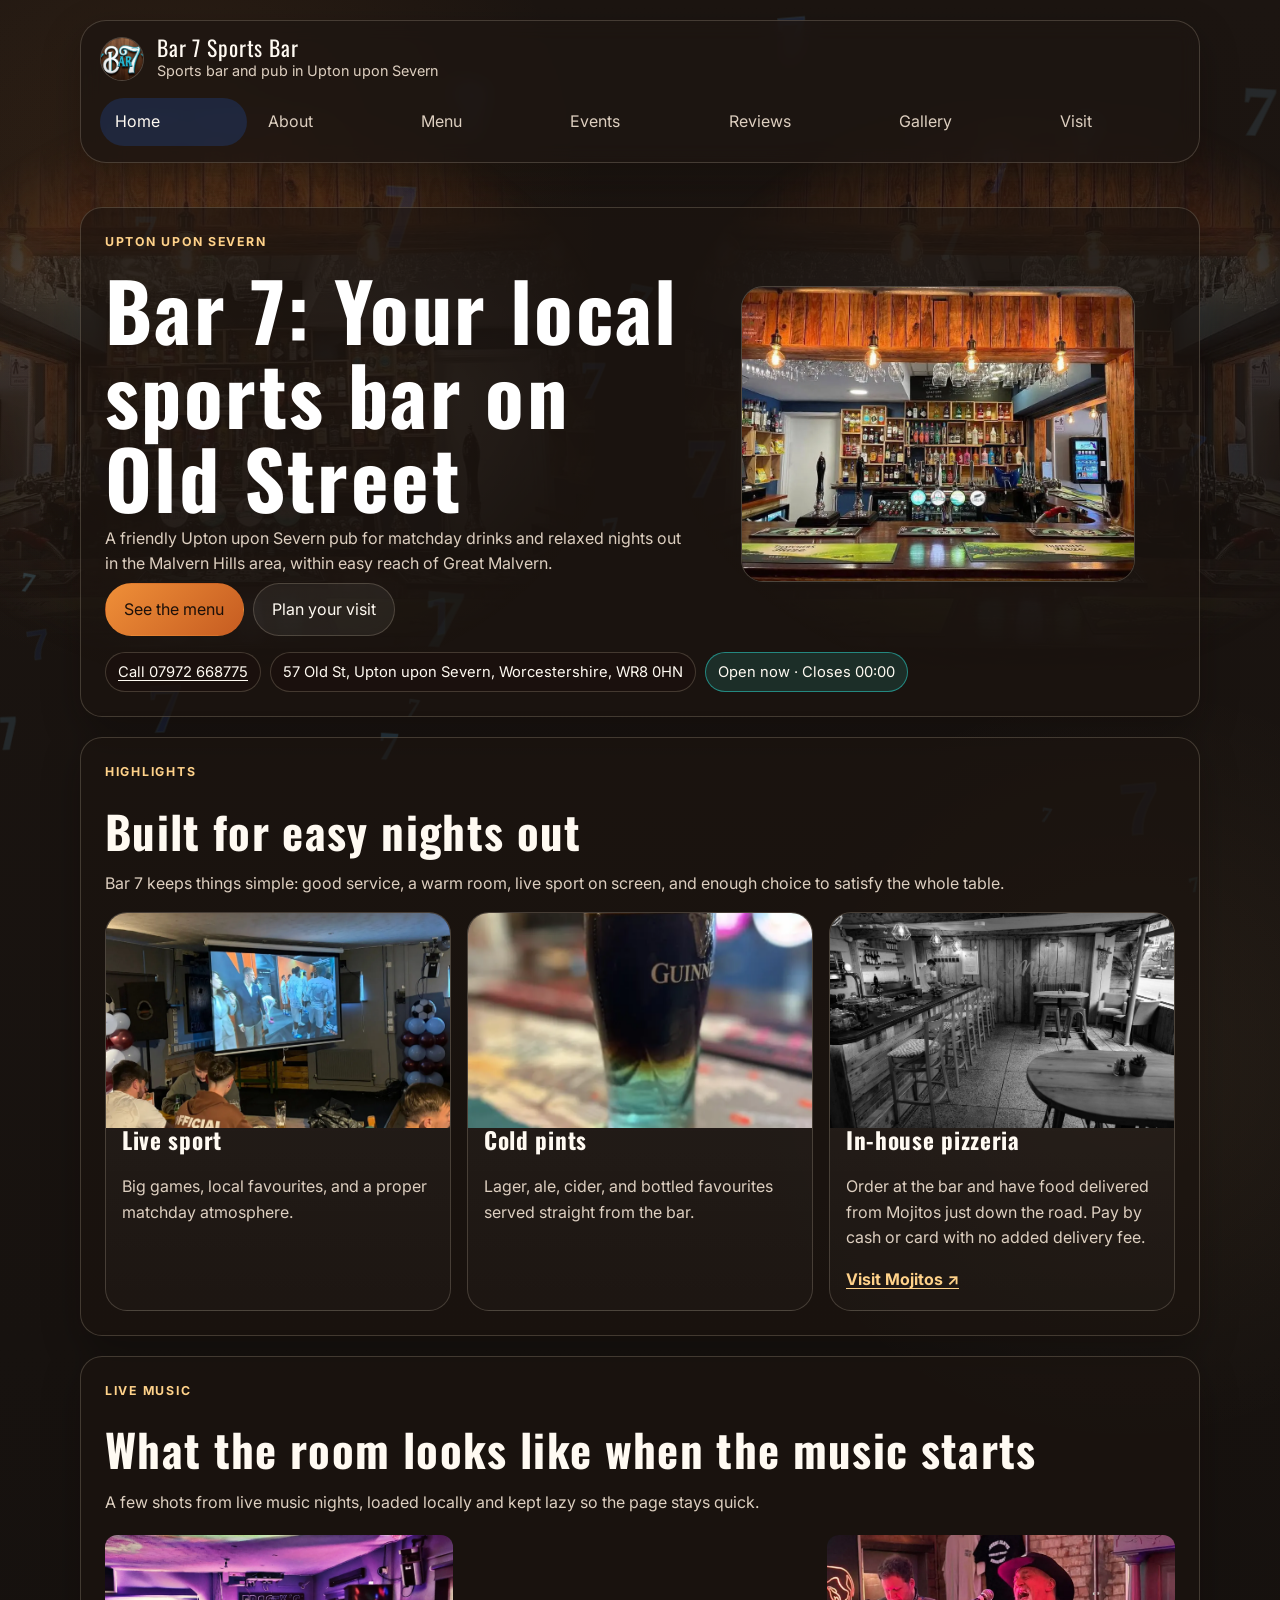
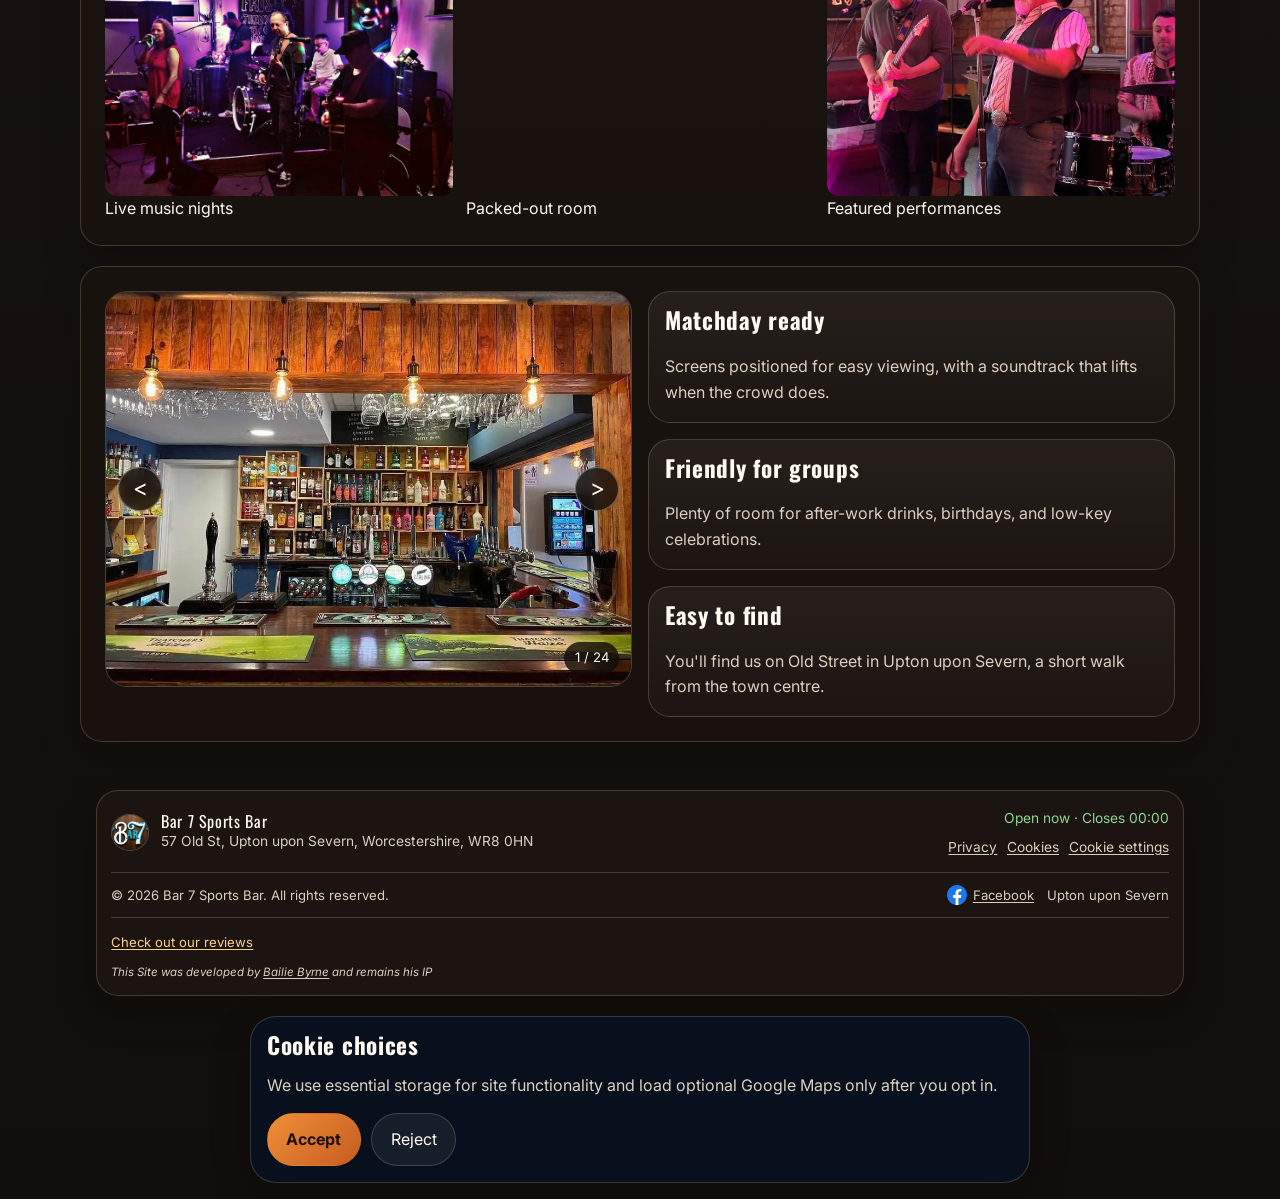
<file: index.html>
<!doctype html>
<html lang="en-GB">
<head>
  <meta charset="utf-8">
  <meta name="viewport" content="width=device-width, initial-scale=1">
  <title>Bar 7 – Live Sport &amp; Drinks in Upton upon Severn</title>
  <meta name="description" content="Visit Bar 7 on Old Street, Upton upon Severn, for drinks, live sport, music, pool and darts near Great Malvern in Worcestershire.">
  <meta name="robots" content="index,follow,max-image-preview:large">
  <meta property="og:type" content="website">
  <meta property="og:site_name" content="Bar 7 Sports Bar">
  <meta property="og:locale" content="en_GB">
  <meta property="og:title" content="Bar 7 – Live Sport &amp; Drinks in Upton upon Severn">
  <meta property="og:description" content="Visit Bar 7 on Old Street, Upton upon Severn, for drinks, live sport, music, pool and darts near Great Malvern in Worcestershire.">
  <meta property="og:url" content="https://bar7.uk/">
  <meta property="og:image" content="https://bar7.uk/data/image/Bar.webp">
  <meta property="og:image:alt" content="Inside Bar 7 in Upton upon Severn">
  <meta name="twitter:card" content="summary_large_image">
  <meta name="theme-color" content="#121417">
  <link rel="canonical" href="https://bar7.uk/">
  <link rel="icon" href="data/image/Logo.webp">
  <link rel="apple-touch-icon" href="data/image/Logo.webp">
  <link rel="preconnect" href="https://fonts.googleapis.com">
  <link rel="preconnect" href="https://fonts.gstatic.com" crossorigin>
  <link href="https://fonts.googleapis.com/css2?family=Inter:wght@400;500;600;700;800&family=Oswald:wght@500;600;700&display=swap" rel="stylesheet">
  <link rel="stylesheet" href="css/index.css?v=20260726-seo2">
  <script type="application/ld+json" id="structured-data">
  {
    "@context": "https://schema.org",
    "@type": "BarOrPub",
    "@id": "https://bar7.uk/#bar7",
    "name": "Bar 7 Sports Bar",
    "description": "Bar 7 is a friendly sports bar and pub at 57 Old Street, Upton upon Severn, serving drinks with live sport, music, pool and darts in the Malvern Hills area.",
    "url": "https://bar7.uk/",
    "image": "https://bar7.uk/data/image/Bar.webp",
    "logo": "https://bar7.uk/data/image/Logo.webp",
    "telephone": "+447972668775",
    "priceRange": "£",
    "currenciesAccepted": "GBP",
    "paymentAccepted": "Cash, Credit Card, Debit Card",
    "address": {
      "@type": "PostalAddress",
      "streetAddress": "57 Old Street",
      "addressLocality": "Upton upon Severn",
      "addressRegion": "Worcestershire",
      "postalCode": "WR8 0HN",
      "addressCountry": "GB"
    },
    "geo": {
      "@type": "GeoCoordinates",
      "latitude": 52.0617526,
      "longitude": -2.2182237
    },
    "hasMap": "https://www.google.com/maps/place/Bar+7/@52.0617559,-2.220804,684m/data=!3m2!1e3!4b1!4m6!3m5!1s0x4870fc423430583d:0xe764c6328c9534ba!8m2!3d52.0617526!4d-2.2182237!16s%2Fg%2F1vlqpn9g",
    "sameAs": [
      "https://www.facebook.com/p/Bar7-Sports-Bar-100090738184654/"
    ],
    "openingHoursSpecification": [
      { "@type": "OpeningHoursSpecification", "dayOfWeek": "https://schema.org/Wednesday", "opens": "18:00", "closes": "23:00" },
      { "@type": "OpeningHoursSpecification", "dayOfWeek": "https://schema.org/Thursday", "opens": "18:00", "closes": "23:00" },
      { "@type": "OpeningHoursSpecification", "dayOfWeek": "https://schema.org/Friday", "opens": "17:00", "closes": "00:00" },
      { "@type": "OpeningHoursSpecification", "dayOfWeek": "https://schema.org/Saturday", "opens": "12:00", "closes": "00:00" },
      { "@type": "OpeningHoursSpecification", "dayOfWeek": "https://schema.org/Sunday", "opens": "14:00", "closes": "20:00" }
    ]
  }
  </script>
</head>
<body class="site" data-page="home">
  <header id="site-header" class="site-header">
    <nav aria-label="Main navigation">
      <a href="index.html" aria-current="page">Home</a>
      <a href="about.html">About</a>
      <a href="menu.html">Menu</a>
      <a href="events.html">Events</a>
      <a href="reviews.html">Reviews</a>
      <a href="gallery.html">Gallery</a>
      <a href="visit.html">Visit</a>
    </nav>
  </header>
  <main id="page-content" class="page-content" aria-live="polite">
    <!-- Crawlable initial content; index.js enhances and replaces this with the interactive layout. -->
    <section class="section hero-section">
      <div class="hero-grid">
        <div class="stack hero-kicker">
          <p class="section__eyebrow">Upton upon Severn</p>
          <h1>Bar 7: live sport, drinks and good nights in Upton upon Severn</h1>
          <p class="lede">Bar 7 is a friendly independent pub and sports bar at 57 Old Street, Upton upon Severn. Join us for live sport, cold drinks, music, pool and darts in a relaxed setting within easy reach of Great Malvern and the wider Malvern Hills.</p>
          <div class="button-row">
            <a class="button button--accent" href="menu.html">See our drinks and food menu</a>
            <a class="button button--ghost" href="visit.html">Opening hours and directions</a>
          </div>
        </div>
        <figure class="hero-media"><img src="data/image/Bar.webp" alt="The bar and drinks at Bar 7 in Upton upon Severn" width="1200" height="900" fetchpriority="high"></figure>
      </div>
    </section>
    <section class="section stack">
      <h2>A welcoming local sports bar</h2>
      <p>Settle in for the match on our screens, meet friends for a drink or make Bar 7 part of your night out in Upton. Our bar serves lager, ale, cider, spirits, shots and bottled favourites, with a warm atmosphere and friendly service. The room comes alive for major fixtures, live performances and entertainment, while quieter evenings are ideal for a casual catch-up.</p>
      <p>There is plenty to do beyond watching sport. Challenge your friends to a game of pool or darts, enjoy music and DJ nights, or simply find a comfortable spot at the bar. Groups are welcome, whether you are planning after-work drinks, a birthday or an informal celebration. See photos of the venue and recent nights in our <a href="gallery.html">pub gallery</a>, or check our <a href="events.html">live sport and events</a> page before you visit.</p>
      <h2>Food delivered to your table</h2>
      <p>Feeling hungry? Order pizza, salads and sides from nearby Mojitos through the bar and have your food delivered to your table with no added delivery fee. Browse the current choices on our <a href="menu.html#food">food and drinks menu</a>.</p>
      <h2>Find Bar 7 on Old Street</h2>
      <p>You will find us at 57 Old Street, Upton upon Severn, Worcestershire WR8 0HN, a short walk from the town centre. Check our <a href="visit.html">opening hours, contact details and map</a> when planning your journey. New to the bar? Read more <a href="about.html">about Bar 7</a> and see what guests say on our <a href="reviews.html">reviews page</a>.</p>
    </section>
  </main>
  <footer id="site-footer" class="footer">
    <a href="privacy-policy.html">Privacy policy</a>
    <a href="cookie-policy.html">Cookie policy</a>
    <p class="footer-credit">This Site was developed by <a href="mailto:bailie@byrnebusiness.com">Bailie Byrne</a> and remains his IP</p>
  </footer>
  <script type="module" src="js/index.js?v=20260726-seo2"></script>
</body>
</html>
</file>
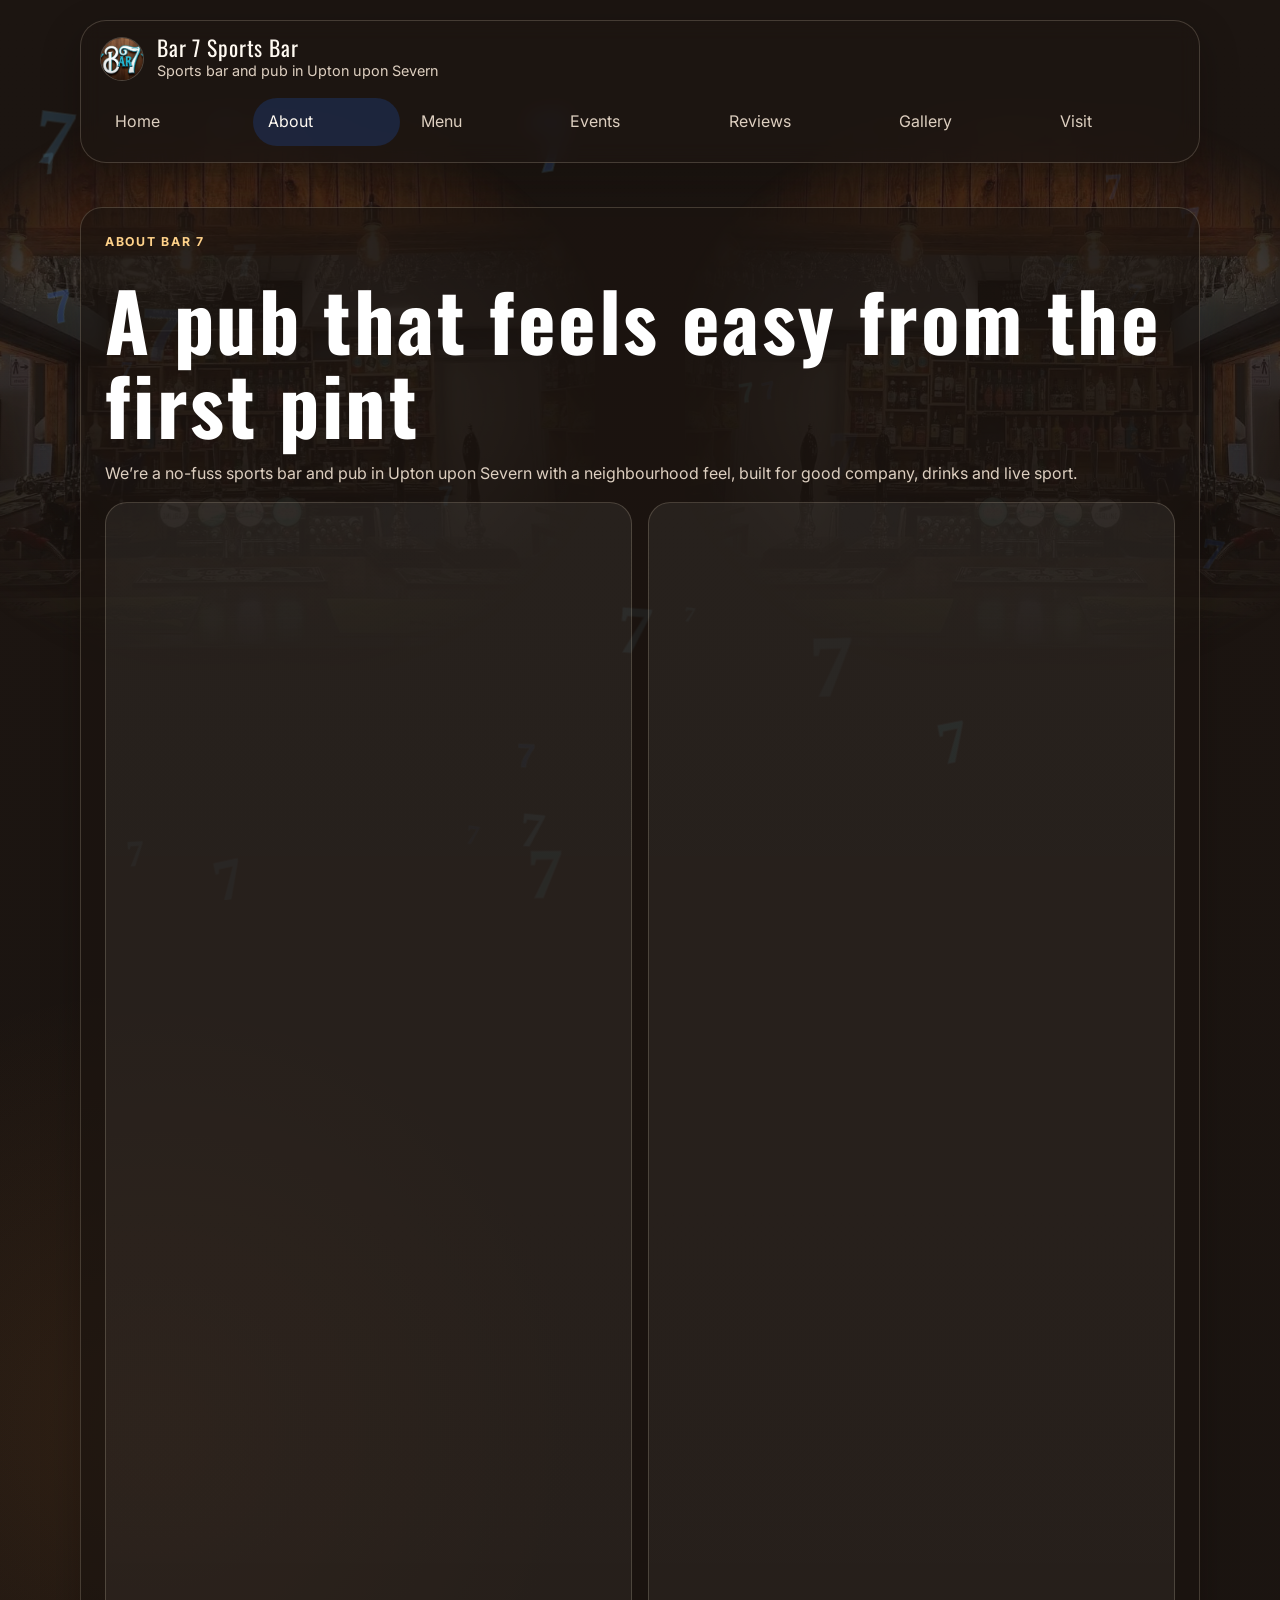
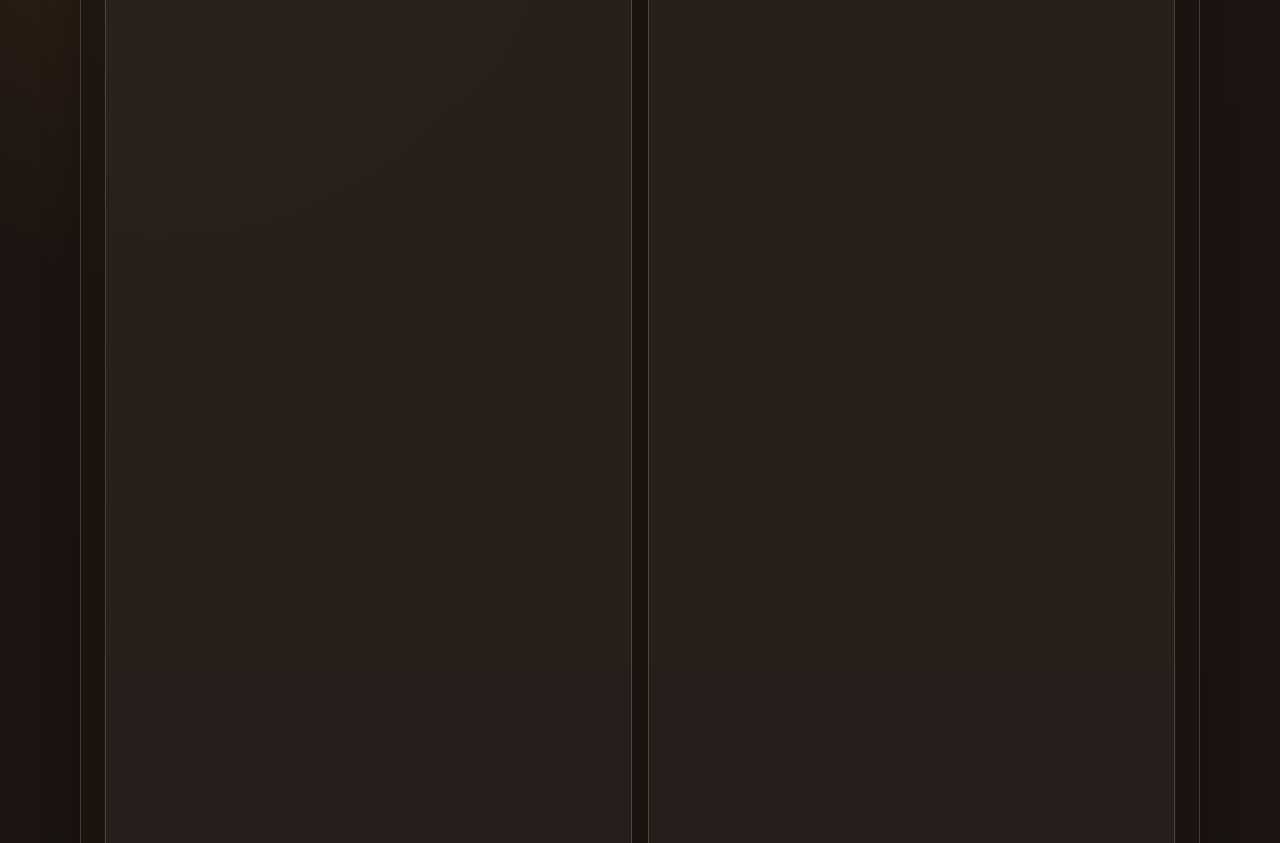
<file: about.html>
<!doctype html>
<html lang="en-GB">
<head>
  <meta charset="utf-8">
  <meta name="viewport" content="width=device-width, initial-scale=1">
  <title>About Bar 7 | Upton upon Severn Sports Pub</title>
  <meta name="description" content="Discover Bar 7, a welcoming sports bar and pub in Upton upon Severn with drinks, live sport, music, pool and darts near Great Malvern.">
  <meta name="robots" content="index,follow,max-image-preview:large">
  <meta property="og:type" content="website">
  <meta property="og:site_name" content="Bar 7 Sports Bar">
  <meta property="og:locale" content="en_GB">
  <meta property="og:title" content="About Bar 7 | Upton upon Severn Sports Pub">
  <meta property="og:description" content="Discover Bar 7, a welcoming sports bar and pub in Upton upon Severn with drinks, live sport, music, pool and darts near Great Malvern.">
  <meta name="theme-color" content="#121417">
  <link rel="icon" href="data/image/Logo.webp">
  <link rel="preconnect" href="https://fonts.googleapis.com">
  <link rel="preconnect" href="https://fonts.gstatic.com" crossorigin>
  <link href="https://fonts.googleapis.com/css2?family=Inter:wght@400;500;600;700;800&family=Oswald:wght@500;600;700&display=swap" rel="stylesheet">
  <link rel="stylesheet" href="css/about.css?v=20260726-outdoor">
</head>
<body class="site about-page" data-page="about">
  <header id="site-header" class="site-header"></header>
  <main id="page-content" class="page-content" aria-live="polite"></main>
  <footer id="site-footer" class="footer">
    <p class="footer-credit">This Site was developed by <a href="mailto:bailie@byrnebusiness.com">Bailie Byrne</a> and remains his IP</p>
  </footer>
  <script type="module" src="js/about.js?v=20260726-outdoor"></script>
</body>
</html>
</file>
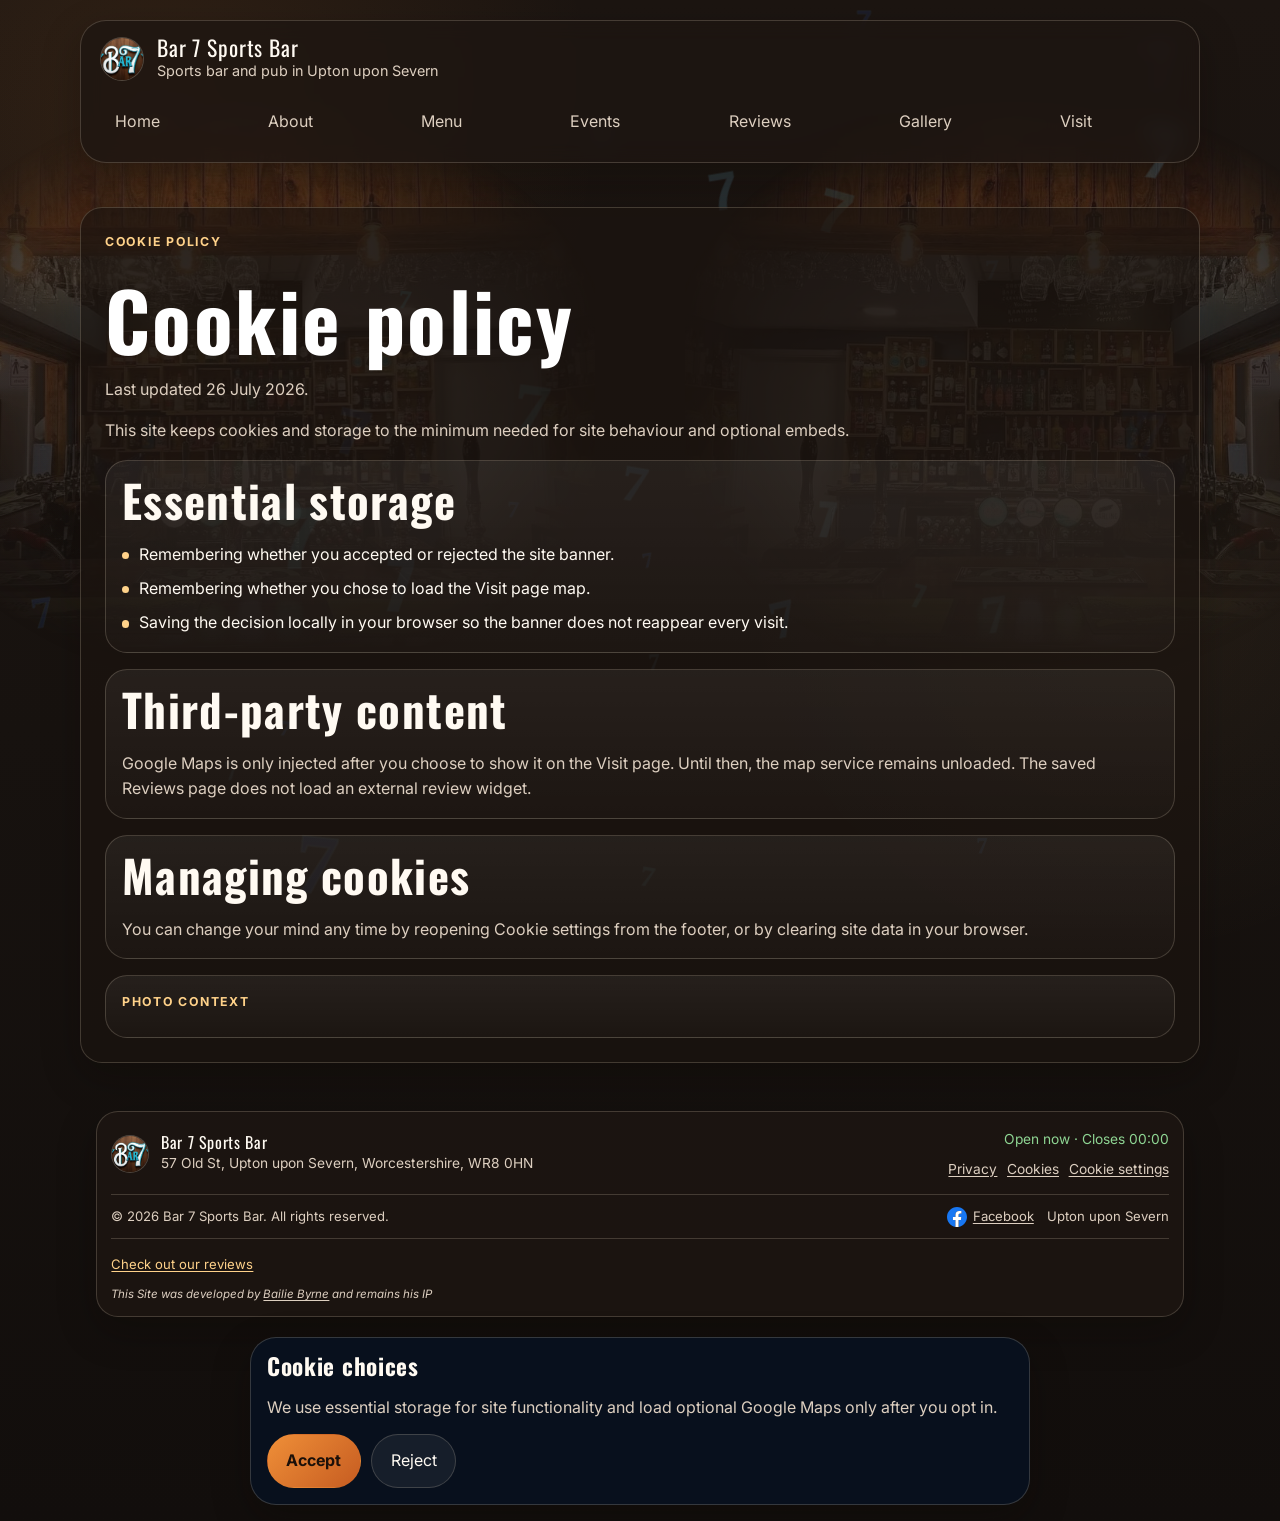
<file: cookie-policy.html>
<!doctype html>
<html lang="en-GB">
<head>
  <meta charset="utf-8">
  <meta name="viewport" content="width=device-width, initial-scale=1">
  <title>Cookie Policy | Bar 7 Sports Bar</title>
  <meta name="description" content="See how Bar 7 Sports Bar uses essential cookies, consent preferences, and third-party map embeds.">
  <meta name="robots" content="noindex,follow">
  <meta property="og:type" content="website">
  <meta property="og:site_name" content="Bar 7 Sports Bar">
  <meta property="og:locale" content="en_GB">
  <meta property="og:title" content="Cookie Policy | Bar 7 Sports Bar">
  <meta property="og:description" content="See how Bar 7 Sports Bar uses essential cookies, consent preferences, and third-party map embeds.">
  <meta name="theme-color" content="#121417">
  <link rel="icon" href="data/image/Logo.webp">
  <link rel="preconnect" href="https://fonts.googleapis.com">
  <link rel="preconnect" href="https://fonts.gstatic.com" crossorigin>
  <link href="https://fonts.googleapis.com/css2?family=Inter:wght@400;500;600;700;800&family=Oswald:wght@500;600;700&display=swap" rel="stylesheet">
  <link rel="stylesheet" href="css/policy.css?v=20260726-seo2">
</head>
<body class="site policy-page" data-page="cookie-policy">
  <header id="site-header" class="site-header"></header>
  <main id="page-content" class="page-content" aria-live="polite"></main>
  <footer id="site-footer" class="footer">
    <p class="footer-credit">This Site was developed by <a href="mailto:bailie@byrnebusiness.com">Bailie Byrne</a> and remains his IP</p>
  </footer>
  <script type="module" src="js/cookie-policy.js?v=20260726-seo2"></script>
</body>
</html>
</file>
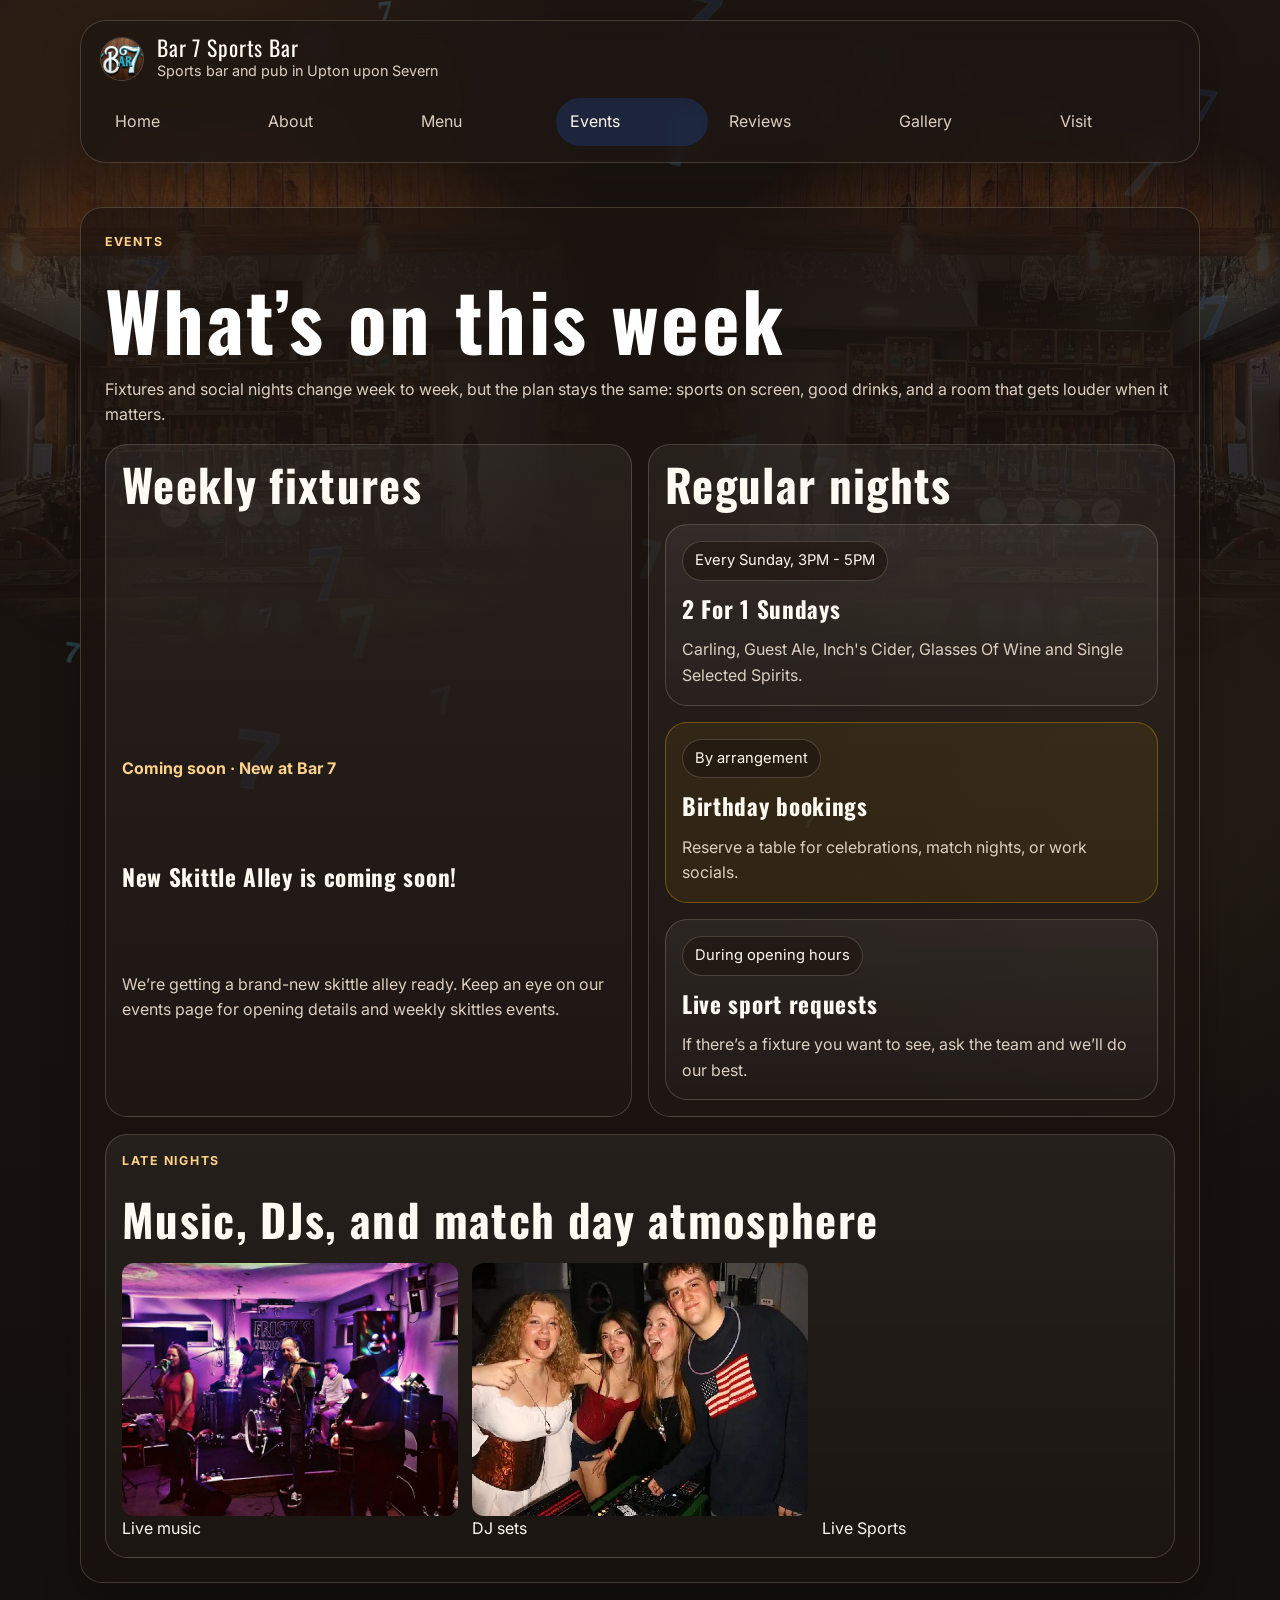
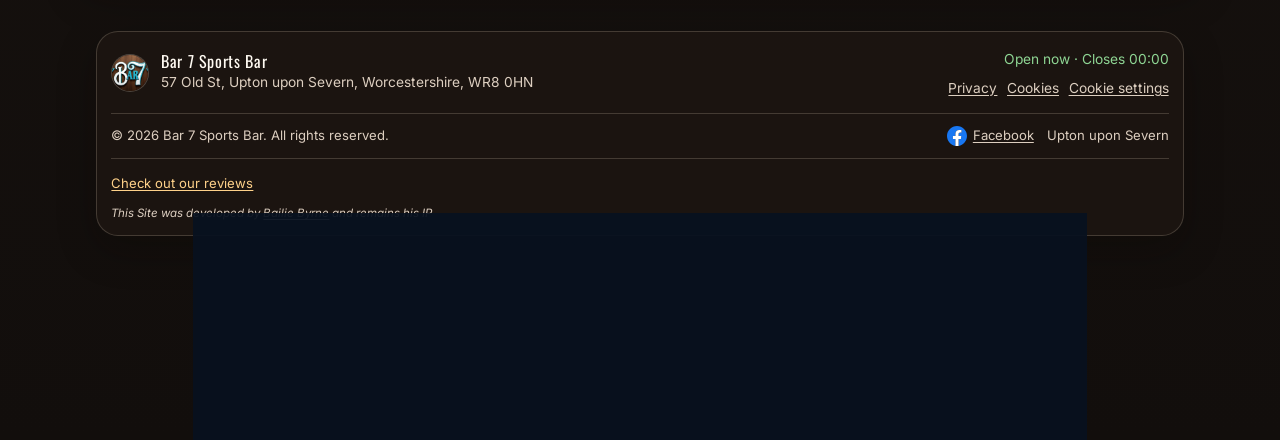
<file: events.html>
<!doctype html>
<html lang="en-GB">
<head>
  <meta charset="utf-8">
  <meta name="viewport" content="width=device-width, initial-scale=1">
  <title>Live Sport &amp; Events in Upton upon Severn | Bar 7</title>
  <meta name="description" content="See live sport, music and entertainment at Bar 7 pub in Upton upon Severn, serving the Malvern Hills and Great Malvern area.">
  <meta name="robots" content="index,follow,max-image-preview:large">
  <meta property="og:type" content="website">
  <meta property="og:site_name" content="Bar 7 Sports Bar">
  <meta property="og:locale" content="en_GB">
  <meta property="og:title" content="Live Sport &amp; Events in Upton upon Severn | Bar 7">
  <meta property="og:description" content="See live sport, music and entertainment at Bar 7 pub in Upton upon Severn, serving the Malvern Hills and Great Malvern area.">
  <meta name="theme-color" content="#121417">
  <link rel="icon" href="data/image/Logo.webp">
  <link rel="preconnect" href="https://fonts.googleapis.com">
  <link rel="preconnect" href="https://fonts.gstatic.com" crossorigin>
  <link href="https://fonts.googleapis.com/css2?family=Inter:wght@400;500;600;700;800&family=Oswald:wght@500;600;700&display=swap" rel="stylesheet">
  <link rel="stylesheet" href="css/events.css?v=20260726-seo2">
</head>
<body class="site" data-page="events">
  <header id="site-header" class="site-header"></header>
  <main id="page-content" class="page-content" aria-live="polite"></main>
  <footer id="site-footer" class="footer">
    <p class="footer-credit">This Site was developed by <a href="mailto:bailie@byrnebusiness.com">Bailie Byrne</a> and remains his IP</p>
  </footer>
  <script type="module" src="js/events.js?v=20260726-seo2"></script>
</body>
</html>
</file>
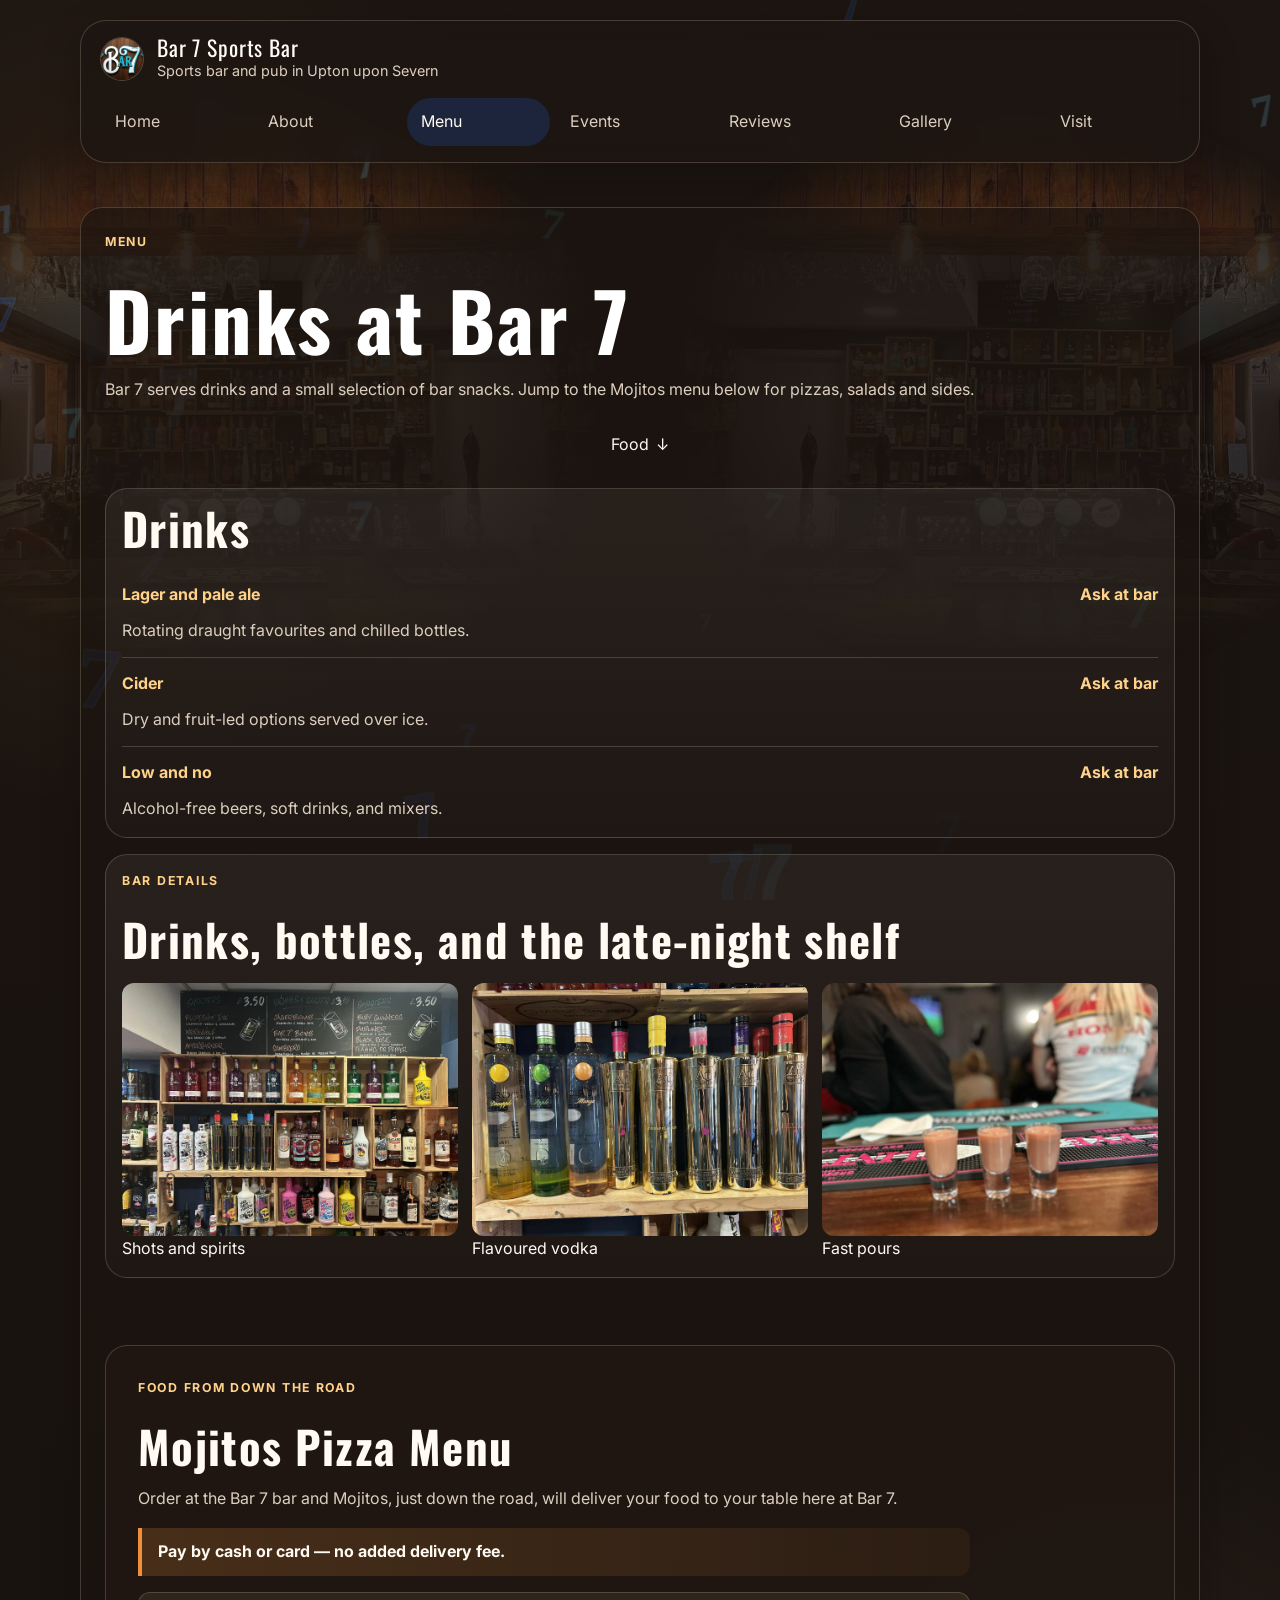
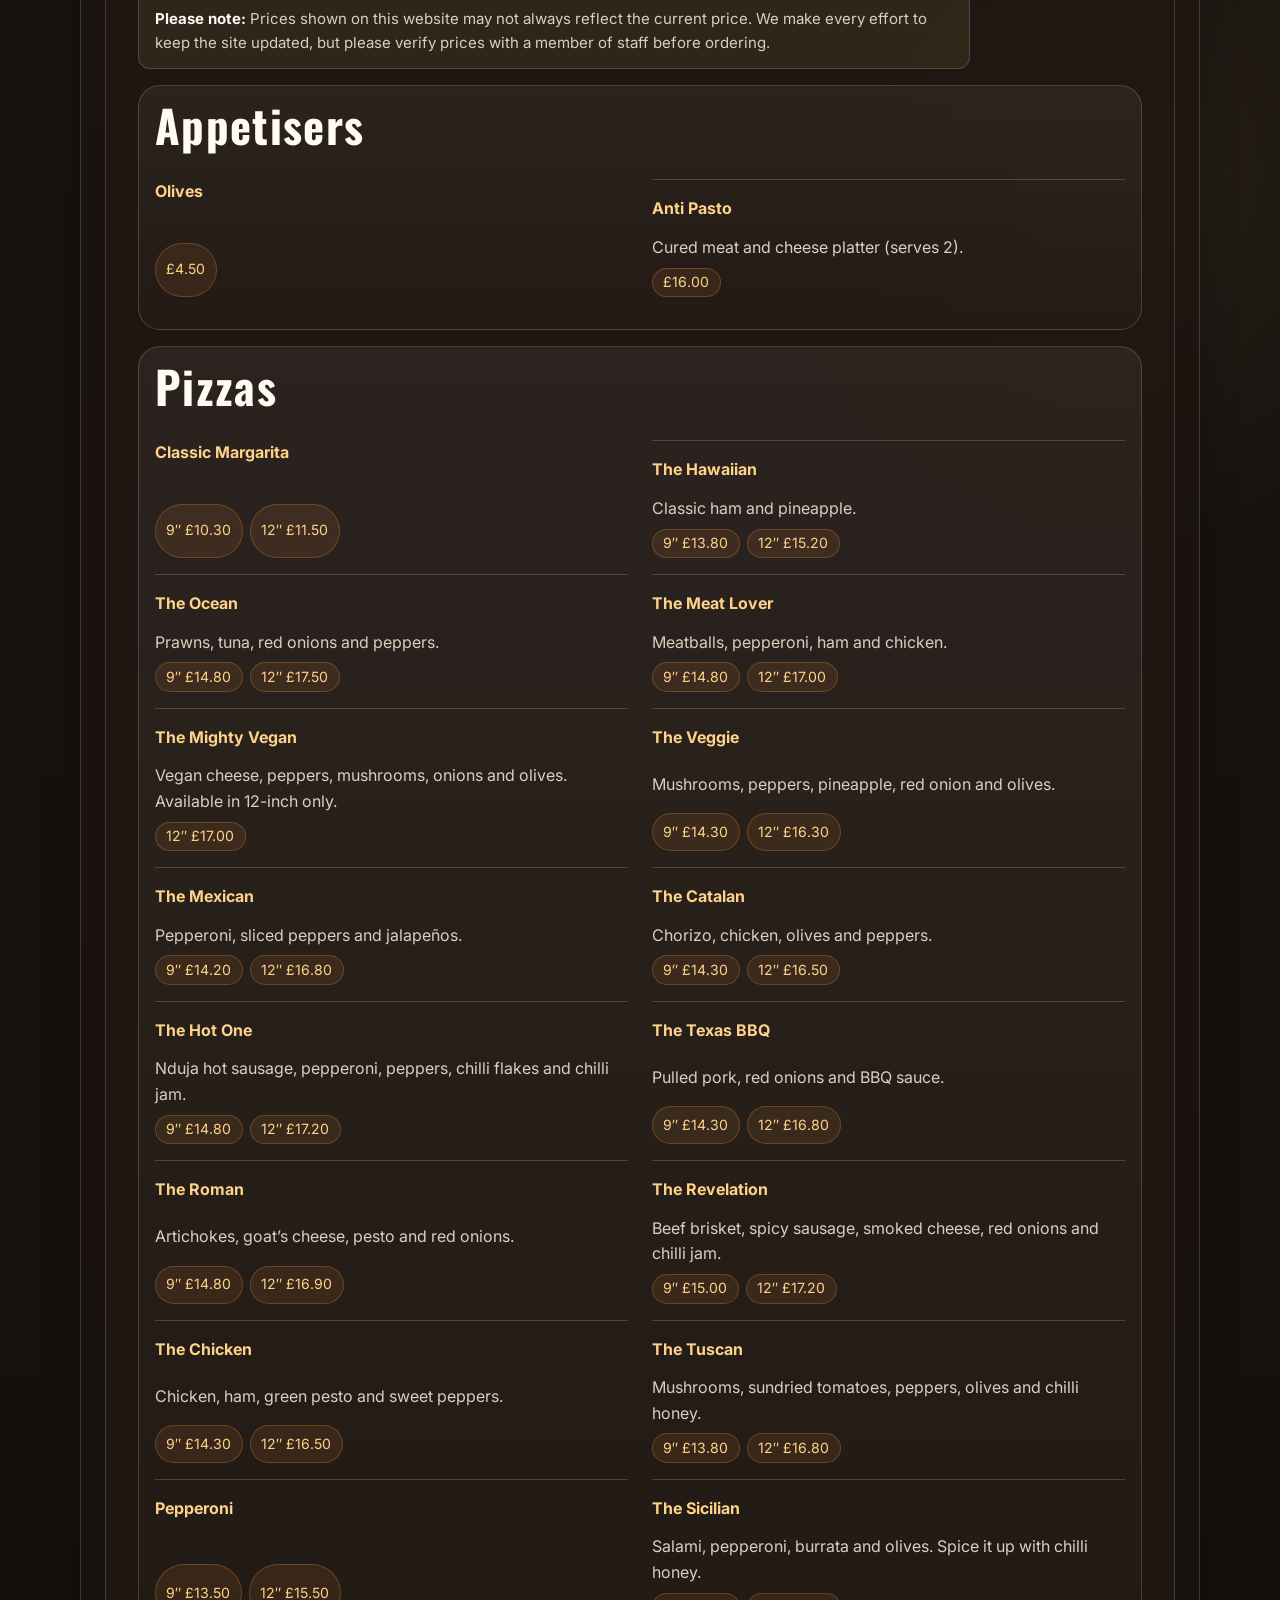
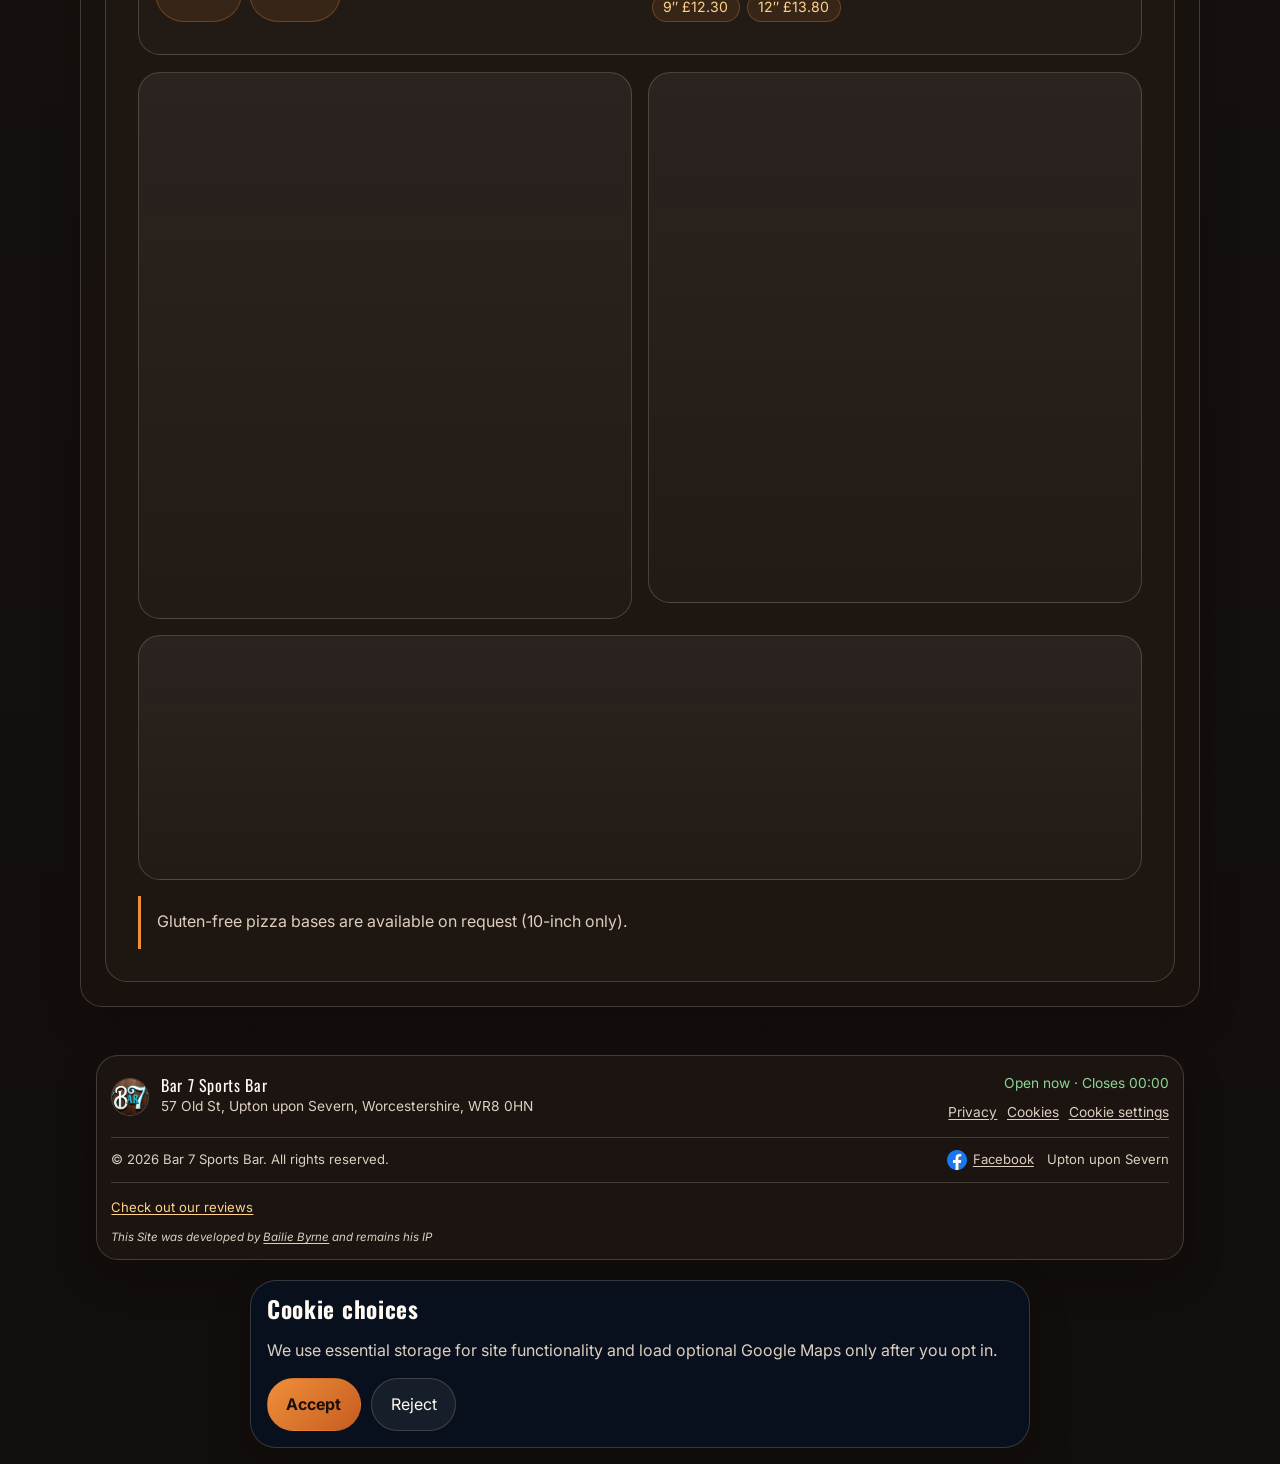
<file: menu.html>
<!doctype html>
<html lang="en-GB">
<head>
  <meta charset="utf-8">
  <meta name="viewport" content="width=device-width, initial-scale=1">
  <title>Drinks &amp; Mojitos Pizza Menu in Upton | Bar 7</title>
  <meta name="description" content="Browse drinks at Bar 7 pub in Upton upon Severn and order Mojitos pizza, salads and sides for delivery to your table with no added fee.">
  <meta name="robots" content="index,follow,max-image-preview:large">
  <meta property="og:type" content="website">
  <meta property="og:site_name" content="Bar 7 Sports Bar">
  <meta property="og:locale" content="en_GB">
  <meta property="og:title" content="Drinks &amp; Mojitos Pizza Menu in Upton | Bar 7">
  <meta property="og:description" content="Browse drinks at Bar 7 pub in Upton upon Severn and order Mojitos pizza, salads and sides for delivery to your table with no added fee.">
  <meta name="theme-color" content="#121417">
  <link rel="icon" href="data/image/Logo.webp">
  <link rel="preconnect" href="https://fonts.googleapis.com">
  <link rel="preconnect" href="https://fonts.gstatic.com" crossorigin>
  <link href="https://fonts.googleapis.com/css2?family=Inter:wght@400;500;600;700;800&family=Oswald:wght@500;600;700&display=swap" rel="stylesheet">
  <link rel="stylesheet" href="css/menu.css?v=20260726-seo2">
</head>
<body class="site" data-page="menu">
  <header id="site-header" class="site-header"></header>
  <main id="page-content" class="page-content" aria-live="polite"></main>
  <footer id="site-footer" class="footer">
    <p class="footer-credit">This Site was developed by <a href="mailto:bailie@byrnebusiness.com">Bailie Byrne</a> and remains his IP</p>
  </footer>
  <script type="module" src="js/menu.js?v=20260726-seo2"></script>
</body>
</html>
</file>
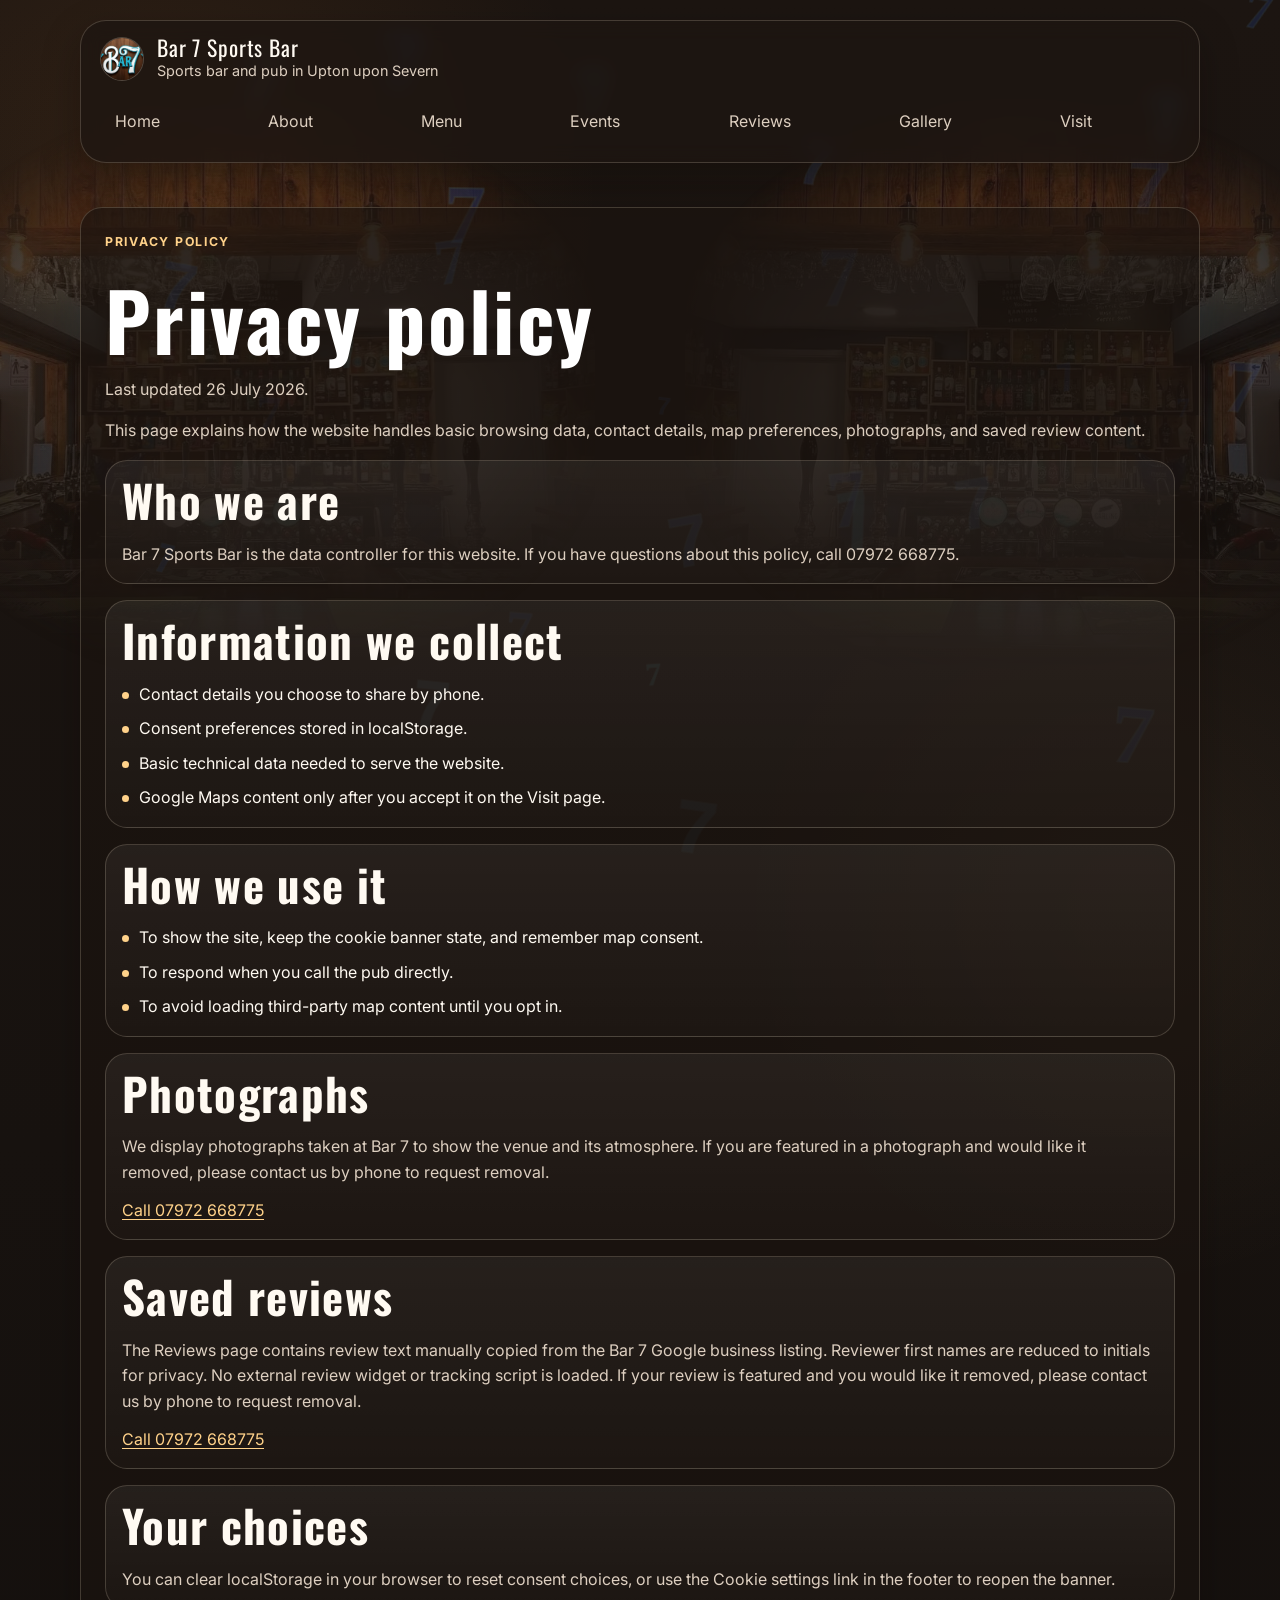
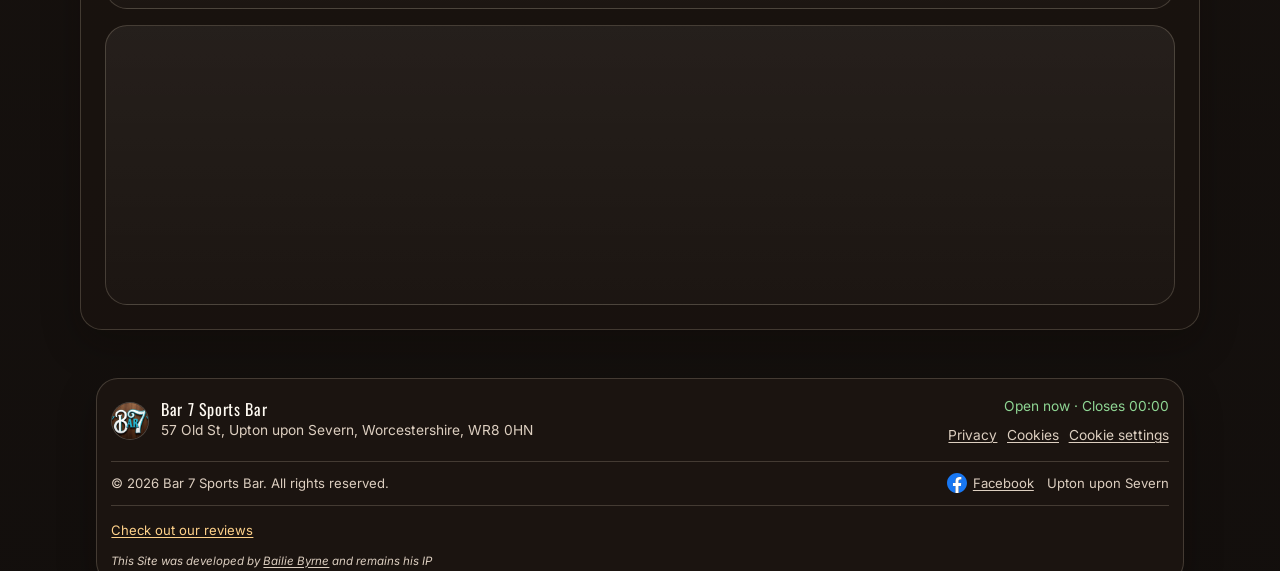
<file: privacy-policy.html>
<!doctype html>
<html lang="en-GB">
<head>
  <meta charset="utf-8">
  <meta name="viewport" content="width=device-width, initial-scale=1">
  <title>Privacy Policy | Bar 7 Sports Bar</title>
  <meta name="description" content="Read how Bar 7 Sports Bar handles contact details, cookies, and map embeds on the website.">
  <meta name="robots" content="noindex,follow">
  <meta property="og:type" content="website">
  <meta property="og:site_name" content="Bar 7 Sports Bar">
  <meta property="og:locale" content="en_GB">
  <meta property="og:title" content="Privacy Policy | Bar 7 Sports Bar">
  <meta property="og:description" content="Read how Bar 7 Sports Bar handles contact details, cookies, and map embeds on the website.">
  <meta name="theme-color" content="#121417">
  <link rel="icon" href="data/image/Logo.webp">
  <link rel="preconnect" href="https://fonts.googleapis.com">
  <link rel="preconnect" href="https://fonts.gstatic.com" crossorigin>
  <link href="https://fonts.googleapis.com/css2?family=Inter:wght@400;500;600;700;800&family=Oswald:wght@500;600;700&display=swap" rel="stylesheet">
  <link rel="stylesheet" href="css/policy.css?v=20260726-seo2">
</head>
<body class="site policy-page" data-page="privacy-policy">
  <header id="site-header" class="site-header"></header>
  <main id="page-content" class="page-content" aria-live="polite"></main>
  <footer id="site-footer" class="footer">
    <p class="footer-credit">This Site was developed by <a href="mailto:bailie@byrnebusiness.com">Bailie Byrne</a> and remains his IP</p>
  </footer>
  <script type="module" src="js/privacy-policy.js?v=20260726-seo2"></script>
</body>
</html>
</file>
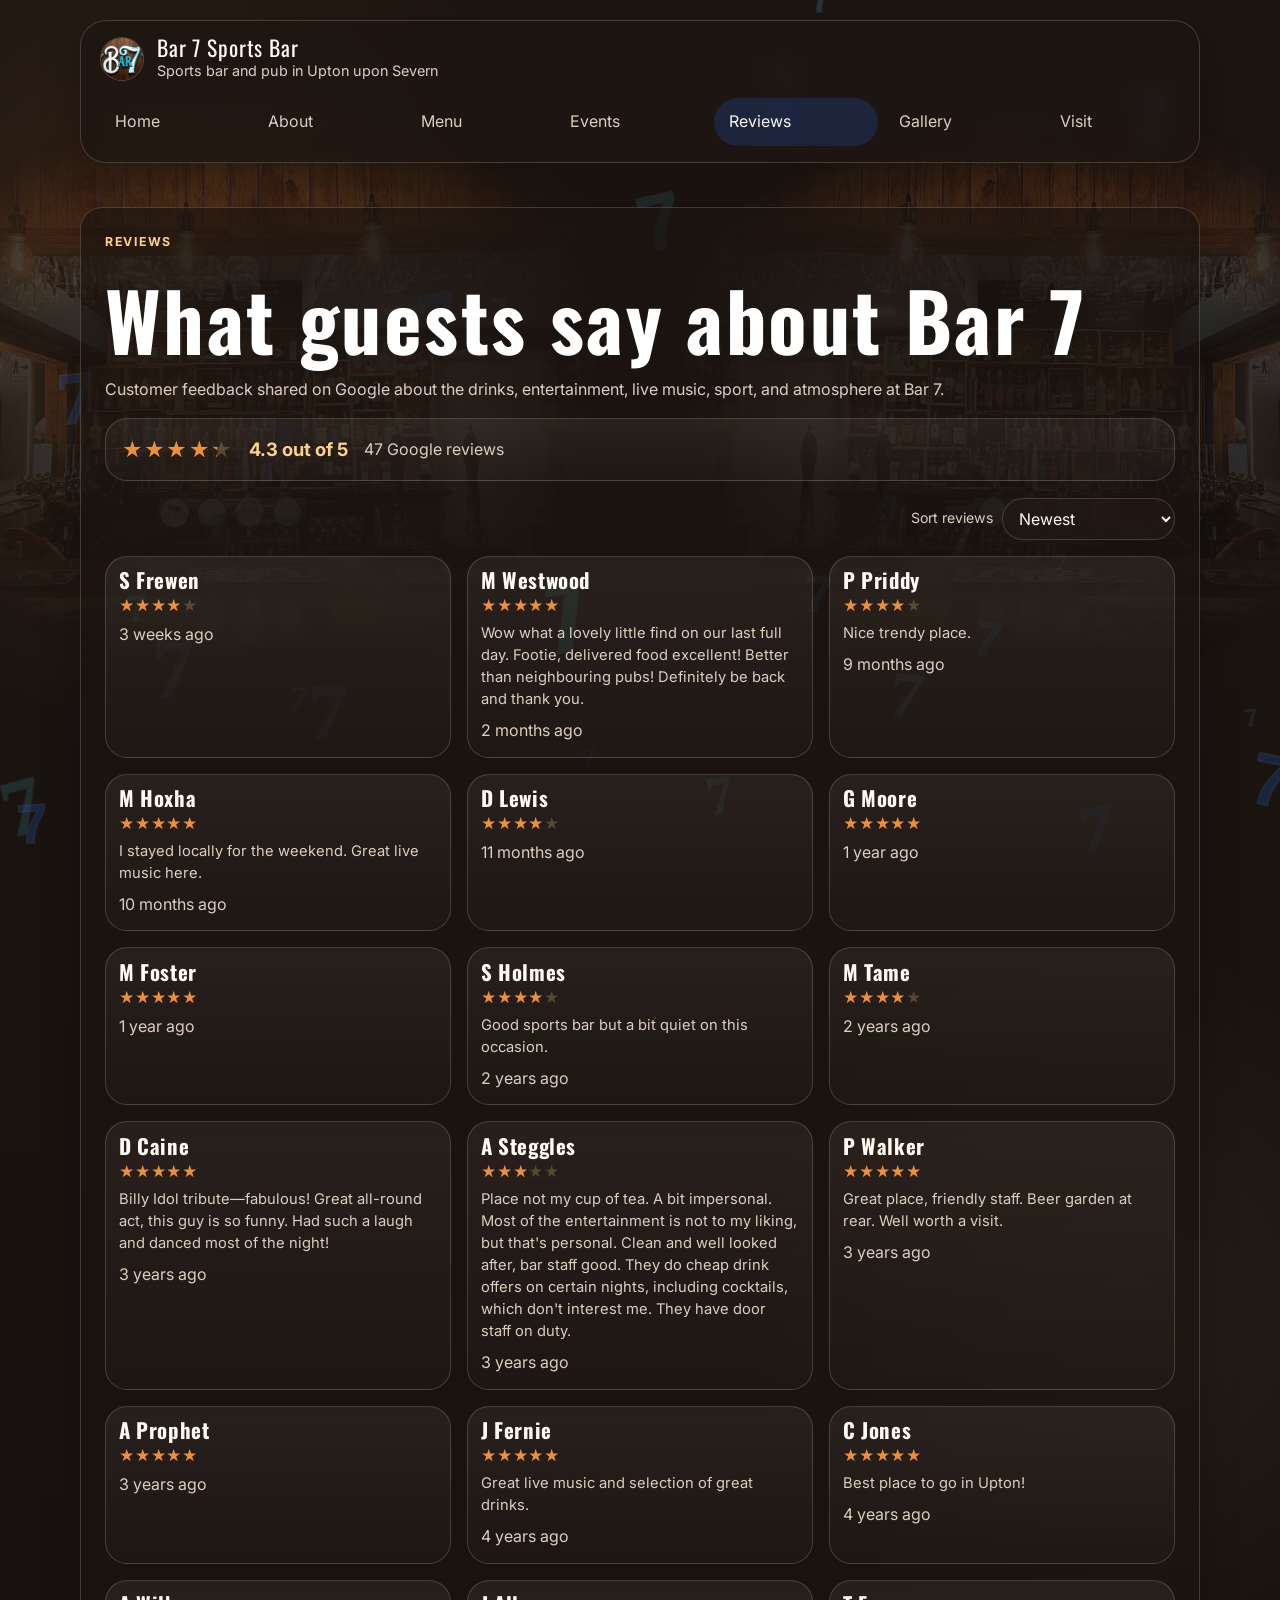
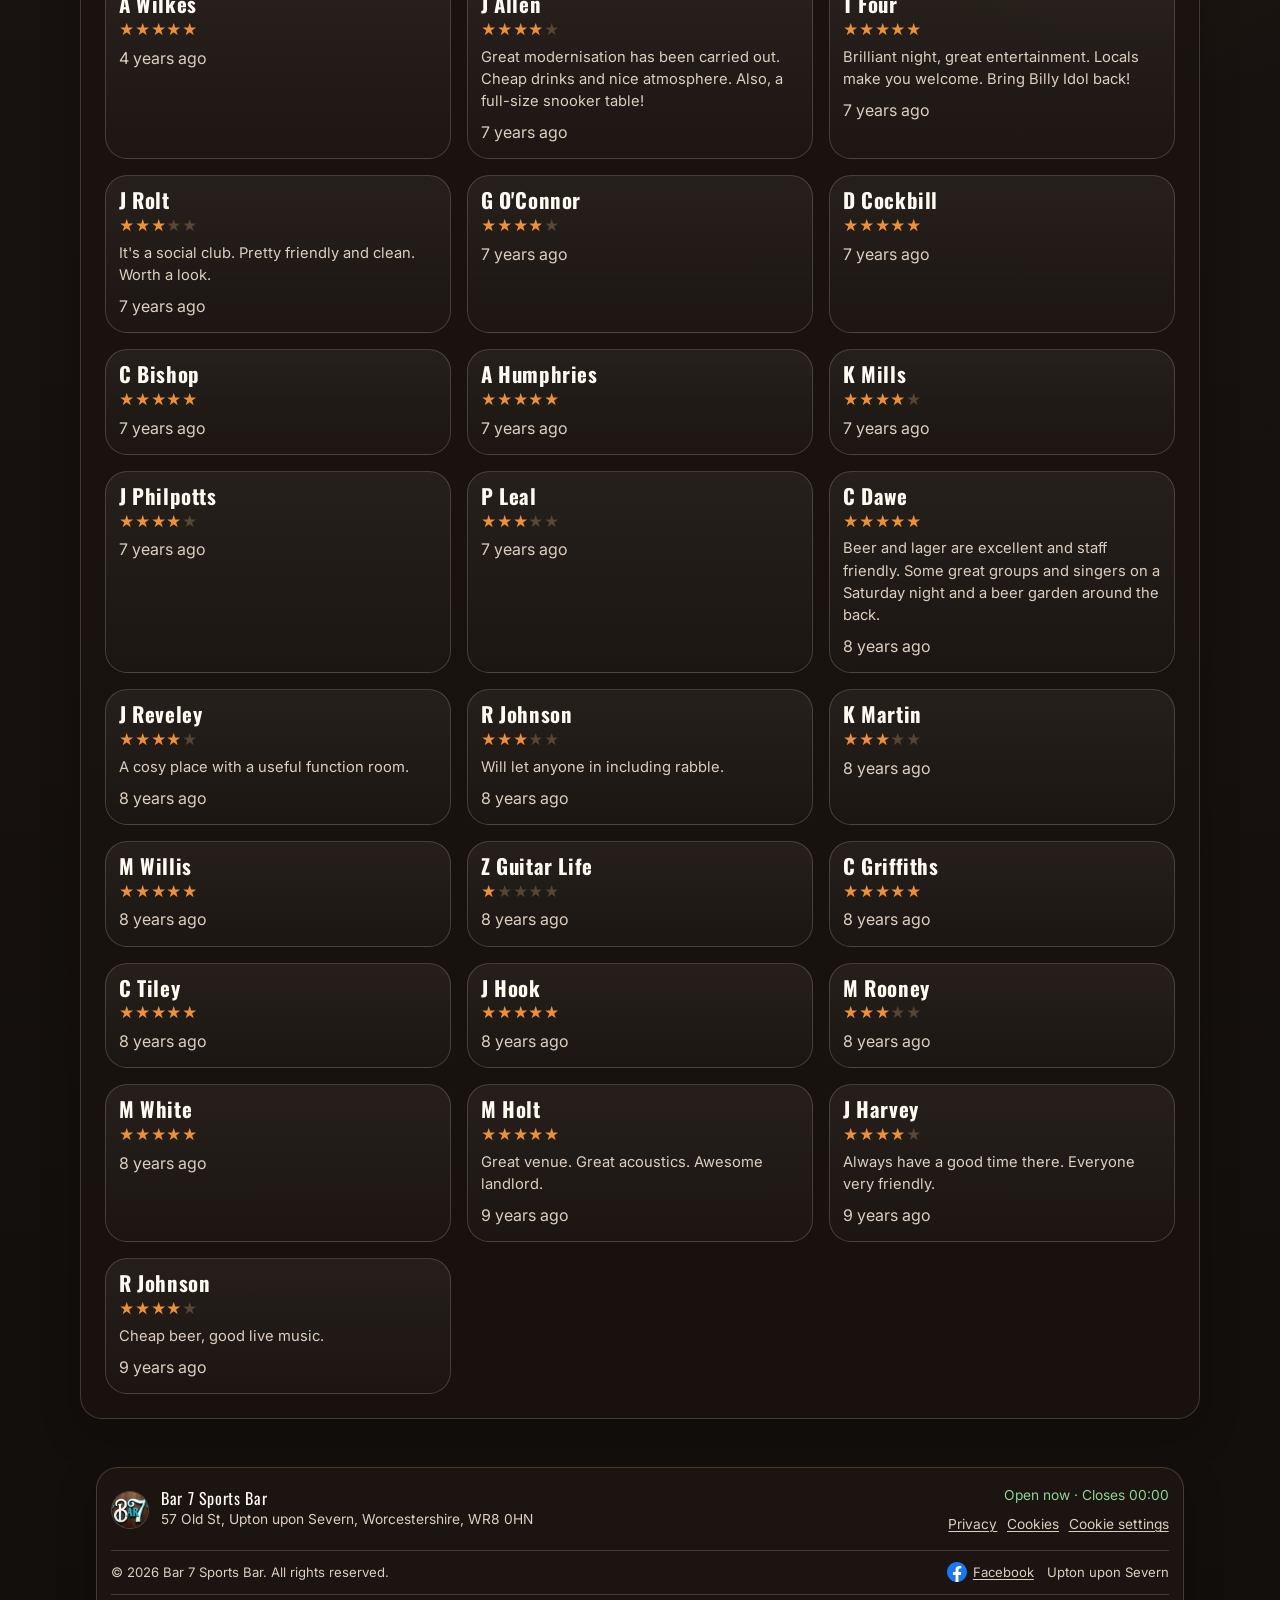
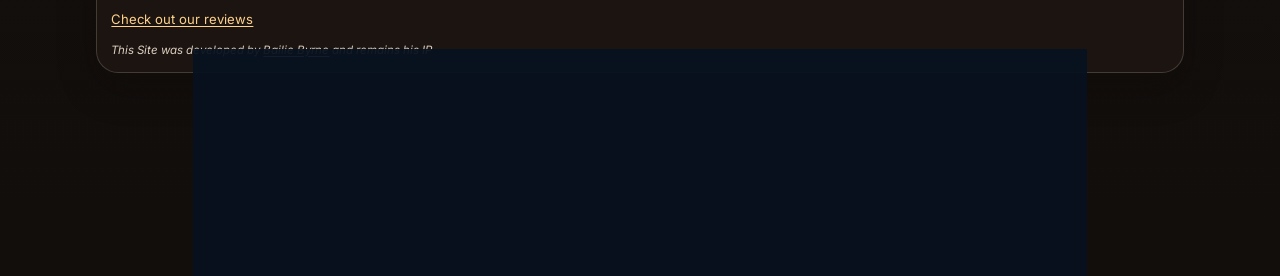
<file: reviews.html>
<!doctype html>
<html lang="en-GB">
<head>
  <meta charset="utf-8">
  <meta name="viewport" content="width=device-width, initial-scale=1">
  <title>Bar 7 Reviews | Upton upon Severn Pub</title>
  <meta name="description" content="Read customer reviews of Bar 7, a sports bar and pub for drinks, live music and entertainment in Upton upon Severn.">
  <meta name="robots" content="index,follow">
  <meta name="theme-color" content="#17120f">
  <link rel="icon" href="data/image/Logo.webp">
  <link rel="preconnect" href="https://fonts.googleapis.com">
  <link rel="preconnect" href="https://fonts.gstatic.com" crossorigin>
  <link href="https://fonts.googleapis.com/css2?family=Inter:wght@400;500;600;700;800&family=Oswald:wght@500;600;700&display=swap" rel="stylesheet">
  <link rel="stylesheet" href="css/reviews.css?v=20260726-seo2">
</head>
<body class="site" data-page="reviews">
  <header id="site-header" class="site-header"></header>
  <main id="page-content" class="page-content" aria-live="polite"></main>
  <footer id="site-footer" class="footer">
    <p class="footer-credit">This Site was developed by <a href="mailto:bailie@byrnebusiness.com">Bailie Byrne</a> and remains his IP</p>
  </footer>
  <script type="module" src="js/reviews.js?v=20260726-seo2"></script>
</body>
</html>
</file>
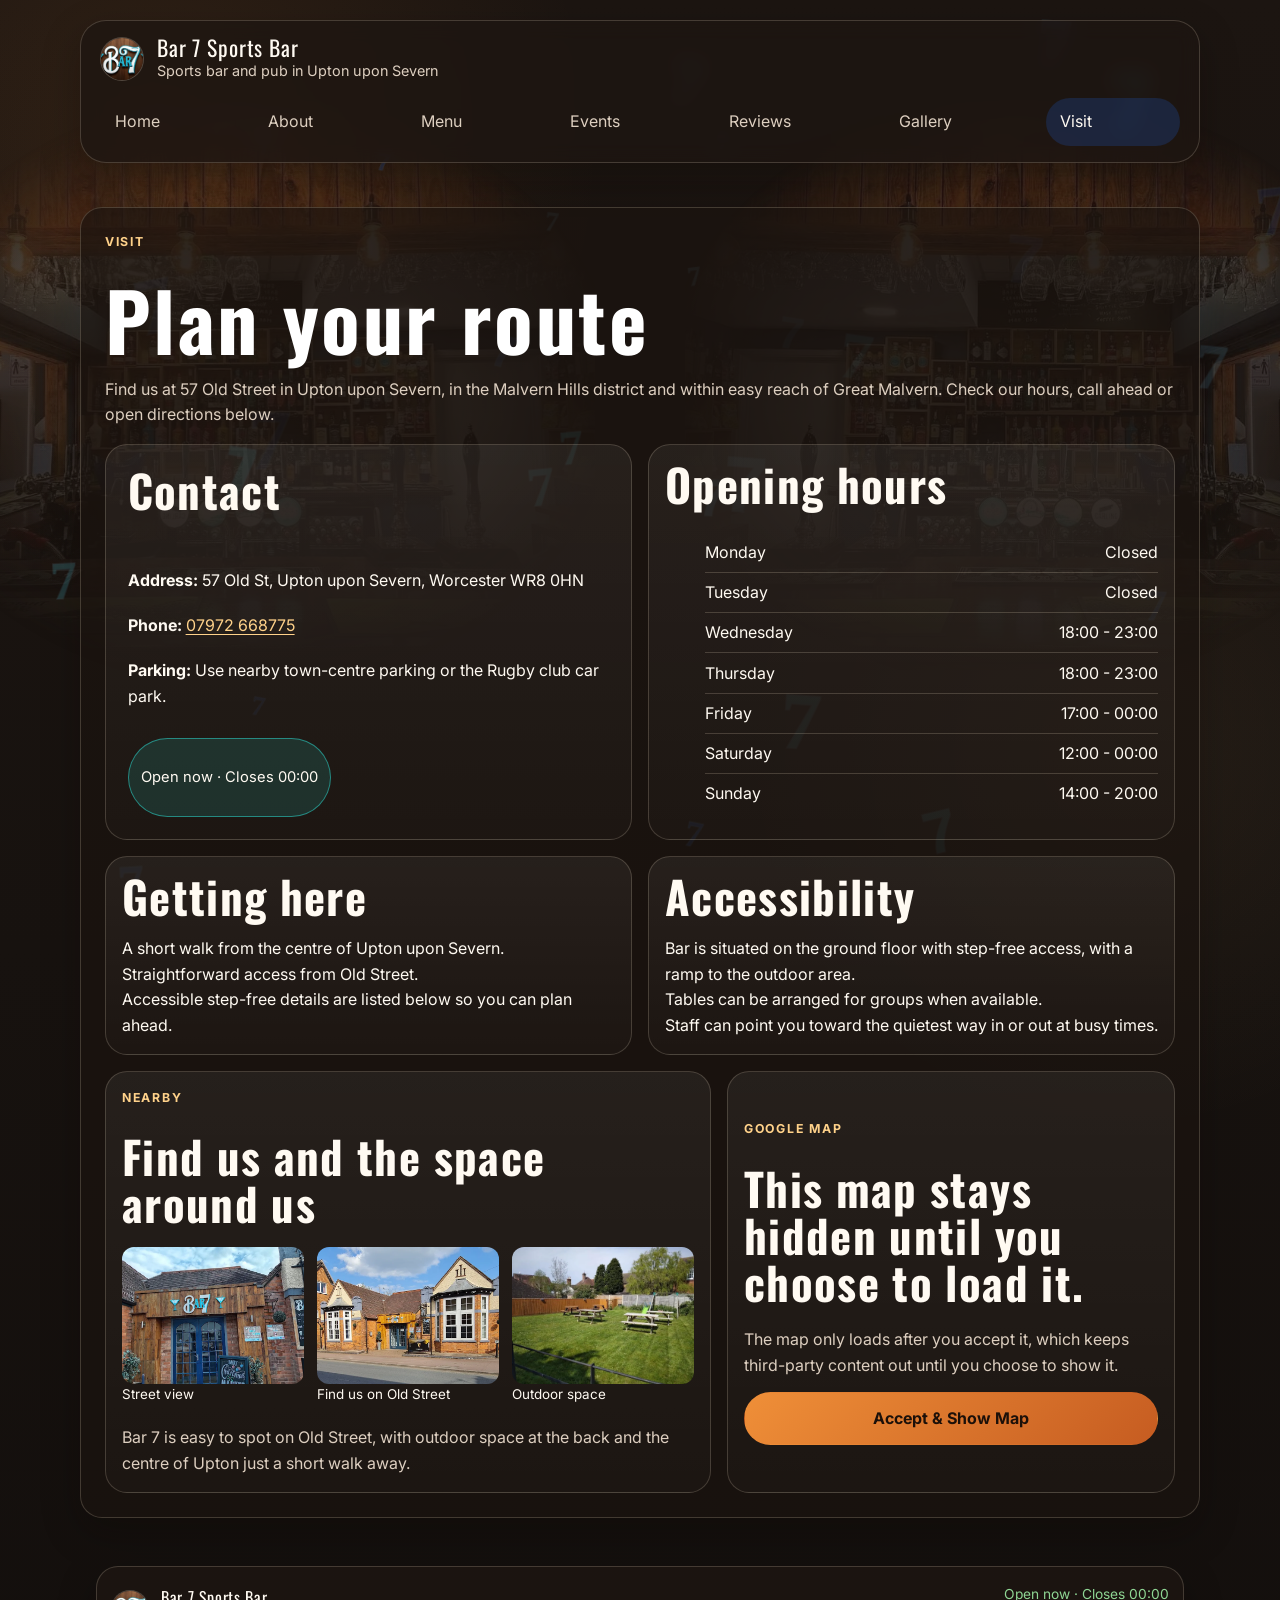
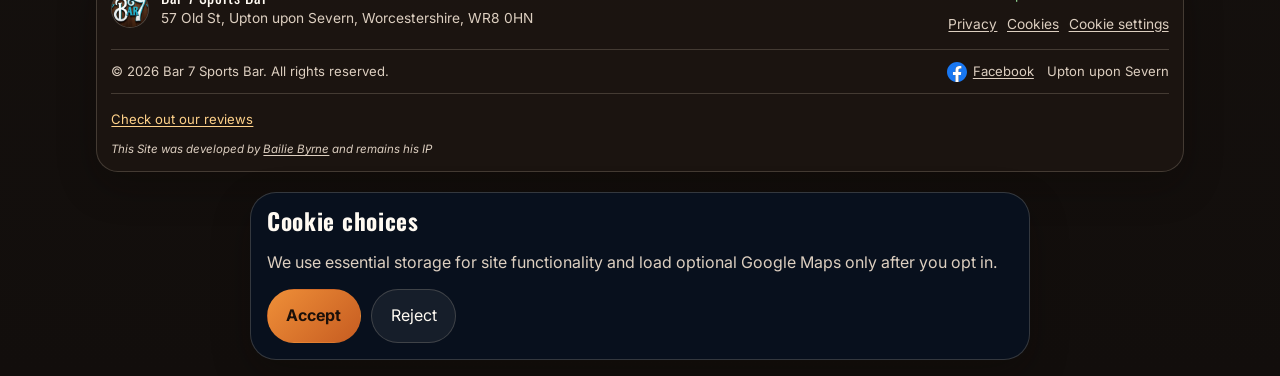
<file: visit.html>
<!doctype html>
<html lang="en-GB">
<head>
  <meta charset="utf-8">
  <meta name="viewport" content="width=device-width, initial-scale=1">
  <title>Visit Bar 7 Pub in Upton upon Severn | Hours &amp; Map</title>
  <meta name="description" content="Find Bar 7 at 57 Old Street, Upton upon Severn. Check pub opening hours, call us or get directions from Great Malvern and the Malvern Hills.">
  <meta name="robots" content="index,follow,max-image-preview:large">
  <meta property="og:type" content="website">
  <meta property="og:site_name" content="Bar 7 Sports Bar">
  <meta property="og:locale" content="en_GB">
  <meta property="og:title" content="Visit Bar 7 Pub in Upton upon Severn | Hours &amp; Map">
  <meta property="og:description" content="Find Bar 7 at 57 Old Street, Upton upon Severn. Check pub opening hours, call us or get directions from Great Malvern and the Malvern Hills.">
  <meta name="theme-color" content="#121417">
  <link rel="icon" href="data/image/Logo.webp">
  <link rel="preconnect" href="https://fonts.googleapis.com">
  <link rel="preconnect" href="https://fonts.gstatic.com" crossorigin>
  <link href="https://fonts.googleapis.com/css2?family=Inter:wght@400;500;600;700;800&family=Oswald:wght@500;600;700&display=swap" rel="stylesheet">
  <link rel="stylesheet" href="css/visit.css?v=20260726-seo2">
  <script type="application/ld+json" id="structured-data"></script>
</head>
<body class="site" data-page="visit">
  <header id="site-header" class="site-header"></header>
  <main id="page-content" class="page-content" aria-live="polite"></main>
  <footer id="site-footer" class="footer">
    <p class="footer-credit">This Site was developed by <a href="mailto:bailie@byrnebusiness.com">Bailie Byrne</a> and remains his IP</p>
  </footer>
  <script type="module" src="js/visit.js?v=20260726-seo2"></script>
</body>
</html>
</file>
<file: css/index.css>
@import url("./style.css?v=20260801-nav1");

.hero-section .hero-media {
  aspect-ratio: 4 / 3;
  min-height: 280px;
  overflow: hidden;
}

.hero-section .hero-media img {
  width: 100%;
  height: 100%;
  object-fit: cover;
  object-position: center;
}

.hero-section .badge {
  background: rgba(28, 18, 13, 0.7);
}

.highlight-card {
  padding: 0;
  overflow: hidden;
  align-content: start;
}

.highlight-card__image {
  width: 100%;
  aspect-ratio: 16 / 10;
  overflow: hidden;
}

.highlight-card__image img {
  width: 100%;
  height: 100%;
  object-fit: cover;
}

.highlight-card__body {
  padding: 0 1rem 1.1rem;
}

.highlight-card--link {
  cursor: pointer;
}

.highlight-card--link:hover,
.highlight-card--link:focus-visible {
  transform: translateY(-3px);
  border-color: var(--accent-2);
}

.highlight-card__link-label {
  color: var(--accent-2);
  font-weight: 700;
  text-decoration: underline;
  text-underline-offset: 0.2em;
}

.hero-kicker {
  display: grid;
  gap: 0.4rem;
}

.hero-details {
  margin-top: 1rem;
  align-items: center;
}

.location-link:hover,
.location-link:focus-visible {
  border-color: var(--accent-2);
  color: var(--text);
}

.photo-strip {
  margin-top: 0.25rem;
}

.home-features {
  min-width: 0;
}

.image-carousel {
  padding: 0;
  width: 100%;
  align-self: start;
  overflow: hidden;
}

.image-carousel__viewport {
  position: relative;
  width: 100%;
  aspect-ratio: 4 / 3;
  overflow: hidden;
}

.image-carousel__image {
  position: absolute;
  inset: 0;
  width: 100%;
  height: 100%;
  object-fit: cover;
  object-position: center;
}

.image-carousel__control {
  position: absolute;
  top: 50%;
  width: 2.75rem;
  height: 2.75rem;
  border: 1px solid rgba(255, 255, 255, 0.3);
  border-radius: 999px;
  background: rgba(18, 12, 9, 0.78);
  color: var(--text);
  font-size: 1.45rem;
  transform: translateY(-50%);
  backdrop-filter: blur(6px);
}

.image-carousel__control:hover,
.image-carousel__control:focus-visible {
  background: var(--accent);
  color: #1c1009;
}

.image-carousel__control--previous {
  left: 0.75rem;
}

.image-carousel__control--next {
  right: 0.75rem;
}

.image-carousel__counter {
  position: absolute;
  right: 0.75rem;
  bottom: 0.75rem;
  padding: 0.35rem 0.65rem;
  border-radius: 999px;
  background: rgba(18, 12, 9, 0.8);
  color: var(--text);
  font-size: 0.82rem;
}

@media (max-width: 719px) {
  .hero-section .hero-media {
    aspect-ratio: 16 / 11;
  }

  .highlight-card__image {
    aspect-ratio: 16 / 9;
  }

  .hero-details {
    display: grid;
    grid-template-columns: 1fr;
  }

  .image-carousel__viewport {
    aspect-ratio: 16 / 11;
  }
}
</file>
<file: css/about.css>
@import url("./style.css?v=20260801-nav1");

.about-page .story-panel,
.about-page .values-panel,
.about-page .expectations-panel {
  display: grid;
  gap: 1rem;
}

.about-page .values-grid {
  display: grid;
  gap: 1rem;
}

.photo-strip {
  margin-top: 0.25rem;
}

.outdoor-panel {
  display: grid;
  gap: 1rem;
  align-items: center;
}

.outdoor-panel__media {
  overflow: hidden;
  min-width: 0;
  border-radius: var(--radius-sm);
  aspect-ratio: 16 / 10;
}

.outdoor-panel__media img {
  width: 100%;
  height: 100%;
  object-fit: cover;
}

.outdoor-panel__content {
  align-content: center;
}

@media (min-width: 720px) {
  .about-page .values-grid {
    grid-template-columns: repeat(3, minmax(0, 1fr));
  }

  .outdoor-panel {
    grid-template-columns: minmax(0, 1.15fr) minmax(16rem, 0.85fr);
  }
}
</file>
<file: css/policy.css>
@import url("./style.css?v=20260801-nav1");

.policy-page .policy-shell {
  display: grid;
  gap: 1rem;
}

.policy-page .policy__section {
  display: grid;
  gap: 0.75rem;
}

.policy-page .policy__list {
  display: grid;
  gap: 0.55rem;
}

.policy-page .policy__list li {
  position: relative;
  padding-left: 1.05rem;
}

.policy-page .policy__list li::before {
  content: "";
  position: absolute;
  left: 0;
  top: 0.62rem;
  width: 0.45rem;
  height: 0.45rem;
  border-radius: 999px;
  background: var(--accent-2);
}
</file>
<file: css/events.css>
@import url("./style.css?v=20260801-nav1");

.photo-strip {
  margin-top: 0.25rem;
}

.timeline {
  display: grid;
  gap: 0.9rem;
}

.timeline__item {
  display: grid;
  gap: 0.35rem;
  padding-top: 0.9rem;
  border-top: 1px solid var(--border);
}

.timeline__item:first-child {
  border-top: 0;
  padding-top: 0;
}

.timeline__time {
  color: var(--accent-2);
  font-weight: 700;
}

.event-highlight {
  border-color: rgba(242, 169, 0, 0.35);
  background: rgba(242, 169, 0, 0.08);
}

@media (min-width: 720px) {
  .events-layout > .events-atmosphere {
    grid-column: 1 / -1;
  }
}
</file>
<file: css/menu.css>
@import url("./style.css?v=20260801-nav1");

.photo-strip {
  margin-top: 0.25rem;
}

.menu-food-link {
  align-self: flex-start;
  width: auto;
}

.food-menu {
  scroll-margin-top: 6rem;
  margin-top: clamp(1.5rem, 4vw, 3.5rem);
  padding: clamp(1rem, 3vw, 2rem);
  border: 1px solid var(--border);
  border-radius: var(--radius);
  background: color-mix(in srgb, var(--panel-alt) 88%, transparent);
}

.food-menu__intro {
  max-width: 52rem;
}

.menu-disclaimer {
  margin: 0;
  padding: 0.85rem 1rem;
  border: 1px solid var(--border);
  border-radius: var(--radius-sm);
  background: rgba(255, 210, 138, 0.08);
  color: var(--muted);
  font-size: 0.94rem;
}

.menu-disclaimer strong {
  color: var(--text);
}

.food-menu__grid {
  display: grid;
  grid-template-columns: repeat(2, minmax(0, 1fr));
  align-items: start;
  gap: 1rem;
}

.menu-category--food {
  align-self: start;
  margin: 0;
}

.menu-category--food .menu-list {
  gap: 0;
}

.food-menu__grid .menu-category--appetisers,
.food-menu__grid .menu-category--pizzas,
.food-menu__grid .menu-category--sauces-extras {
  grid-column: 1 / -1;
}

.food-menu__grid .menu-category--appetisers .menu-list,
.food-menu__grid .menu-category--sauces-extras .menu-list,
.food-menu__grid .menu-category--pizzas .menu-list {
  grid-template-columns: repeat(2, minmax(0, 1fr));
  column-gap: 1.5rem;
}

.menu-category--food .menu-item {
  gap: 0.45rem;
  padding: 1rem 0;
}

.menu-category--food .menu-item__meta {
  display: grid;
  justify-content: stretch;
  gap: 0.55rem;
}

.menu-category--food .card__text {
  margin: 0;
}

.menu-item__prices {
  display: flex;
  flex-wrap: wrap;
  gap: 0.45rem;
}

.menu-price {
  display: inline-flex;
  align-items: center;
  min-height: 1.85rem;
  padding: 0.25rem 0.65rem;
  border: 1px solid rgba(239, 143, 56, 0.28);
  border-radius: 999px;
  background: rgba(239, 143, 56, 0.1);
  color: var(--accent-2);
  font-size: 0.88rem;
  line-height: 1.2;
  white-space: nowrap;
}

.food-menu__payment {
  align-self: flex-start;
  margin: 0;
  padding: 0.7rem 1rem;
  border-left: 4px solid var(--accent);
  border-radius: 0 var(--radius-sm) var(--radius-sm) 0;
  background: linear-gradient(90deg, rgba(239, 143, 56, 0.2), rgba(239, 143, 56, 0.06));
  color: var(--text);
}

.food-menu__note {
  margin: 0;
  padding: 0.85rem 1rem;
  border-left: 3px solid var(--accent);
  color: var(--muted);
}

.menu-category__header {
  display: flex;
  align-items: baseline;
  justify-content: space-between;
  gap: 1rem;
  margin-bottom: 0.9rem;
}

.menu-list {
  display: grid;
  gap: 0.85rem;
}

.menu-item {
  display: grid;
  gap: 0.25rem;
  padding-top: 0.85rem;
  border-top: 1px solid var(--border);
}

.menu-item:first-child {
  border-top: 0;
  padding-top: 0;
}

.menu-item__meta {
  display: flex;
  justify-content: space-between;
  gap: 1rem;
  color: var(--accent-2);
  font-weight: 700;
}

@media (max-width: 760px) {
  .food-menu {
    padding: 0.85rem;
    gap: 0.85rem;
  }

  .food-menu__grid {
    grid-template-columns: 1fr;
    gap: 0.75rem;
  }

  .food-menu__grid .menu-category--appetisers .menu-list,
  .food-menu__grid .menu-category--sauces-extras .menu-list,
  .food-menu__grid .menu-category--pizzas .menu-list {
    grid-template-columns: 1fr;
  }

  .menu-category--food {
    padding: 0.85rem;
    border-radius: var(--radius-sm);
  }

  .menu-category--food .menu-item {
    padding: 0.8rem 0;
  }

  .menu-category__header {
    margin-bottom: 0.55rem;
  }

  .menu-item__meta {
    align-items: flex-start;
  }

  .menu-item__meta > :last-child {
    flex: 0 0 auto;
    text-align: right;
  }
}

@media (max-width: 430px) {
  .menu-price {
    padding-inline: 0.55rem;
    font-size: 0.84rem;
  }

  .food-menu__payment,
  .menu-disclaimer,
  .food-menu__note {
    padding: 0.7rem 0.8rem;
  }

  .menu-item__meta {
    display: grid;
    gap: 0.2rem;
  }

  .menu-item__meta > :last-child {
    text-align: left;
  }
}
</file>
<file: css/reviews.css>
@import url("./style.css?v=20260801-nav1");

.reviews-grid {
  display: grid;
  gap: 1rem;
}

.review-card {
  display: grid;
  align-content: start;
  gap: 0.5rem;
  padding: 0.8rem;
}

.review-card__header {
  display: flex;
  flex-wrap: wrap;
  justify-content: space-between;
  gap: 0.5rem;
}

.review-card__header h2 {
  font-size: 1.3rem;
}

.stars-graphic {
  position: relative;
  display: inline-block;
  width: max-content;
  line-height: 1;
  letter-spacing: 0.06em;
  white-space: nowrap;
}

.stars-graphic__base {
  color: rgba(255, 210, 138, 0.24);
}

.stars-graphic__fill {
  position: absolute;
  inset: 0 auto 0 0;
  overflow: hidden;
  color: var(--accent);
  white-space: nowrap;
}

.review-card__rating {
  font-size: 0.92rem;
}

.review-card .card__text {
  font-size: 0.92rem;
  line-height: 1.5;
}

.review-card__date,
.reviews-empty {
  color: var(--muted);
}

.reviews-summary {
  display: flex;
  flex-wrap: wrap;
  gap: 0.45rem 1rem;
  align-items: center;
  color: var(--muted);
}

.reviews-summary strong {
  color: var(--accent-2);
  font-size: 1.15rem;
}

.reviews-summary__stars {
  font-size: 1.25rem;
}

.reviews-toolbar {
  display: flex;
  flex-wrap: wrap;
  align-items: center;
  justify-content: flex-end;
  gap: 0.55rem;
}

.reviews-toolbar label {
  color: var(--muted);
  font-size: 0.88rem;
}

.reviews-toolbar select {
  min-height: 2.6rem;
  padding: 0.5rem 2.2rem 0.5rem 0.75rem;
  border: 1px solid var(--border);
  border-radius: 999px;
  background: var(--panel-alt);
  color: var(--text);
  font: inherit;
}

@media (min-width: 720px) {
  .reviews-grid {
    grid-template-columns: repeat(2, minmax(0, 1fr));
  }
}

@media (min-width: 1000px) {
  .reviews-grid {
    grid-template-columns: repeat(3, minmax(0, 1fr));
  }
}
</file>
<file: css/visit.css>
@import url("./style.css?v=20260801-nav1");

.visit-grid .card,
.visit-grid .map-placeholder {
  min-height: 100%;
}

.visit-contact {
  padding: 1.35rem;
}

.visit-contact .policy__list {
  display: grid;
  gap: 0.4rem;
}

.contact-phone {
  color: var(--accent-2);
  text-decoration: underline;
  text-underline-offset: 0.2em;
}

.contact-phone:hover,
.contact-phone:focus-visible {
  color: var(--text);
}

.hours-list {
  display: grid;
  gap: 0.4rem;
}

.hours-list li {
  display: flex;
  justify-content: space-between;
  gap: 1rem;
  padding-top: 0.45rem;
  border-top: 1px solid var(--border);
}

.hours-list li:first-child {
  border-top: 0;
  padding-top: 0;
}

.map-placeholder__panel {
  display: grid;
  gap: 0.85rem;
}

.photo-strip {
  margin-top: 0.25rem;
}

.visit-teaser {
  margin-top: 0.25rem;
}

.visit-location-grid {
  display: grid;
  gap: 1rem;
  align-items: stretch;
}

.visit-surroundings,
.visit-map {
  min-width: 0;
  height: 100%;
}

.visit-photo-strip {
  grid-template-columns: repeat(3, minmax(0, 1fr));
}

.visit-photo-strip .gallery-item__caption {
  font-size: 0.84rem;
}

.visit-map {
  min-height: 24rem;
}

.visit-map .map-placeholder__panel {
  height: 100%;
  align-content: center;
}

.visit-map .map-frame {
  min-height: 100%;
  height: 100%;
}

@media (min-width: 820px) {
  .visit-location-grid {
    grid-template-columns: minmax(0, 1.15fr) minmax(320px, 0.85fr);
  }
}

@media (max-width: 560px) {
  .visit-photo-strip {
    grid-template-columns: 1fr;
  }

  .hours-list li {
    align-items: baseline;
    font-size: 0.92rem;
  }

  .visit-contact {
    padding: 1.1rem;
  }

  .visit-map {
    min-height: 20rem;
  }
}
</file>
